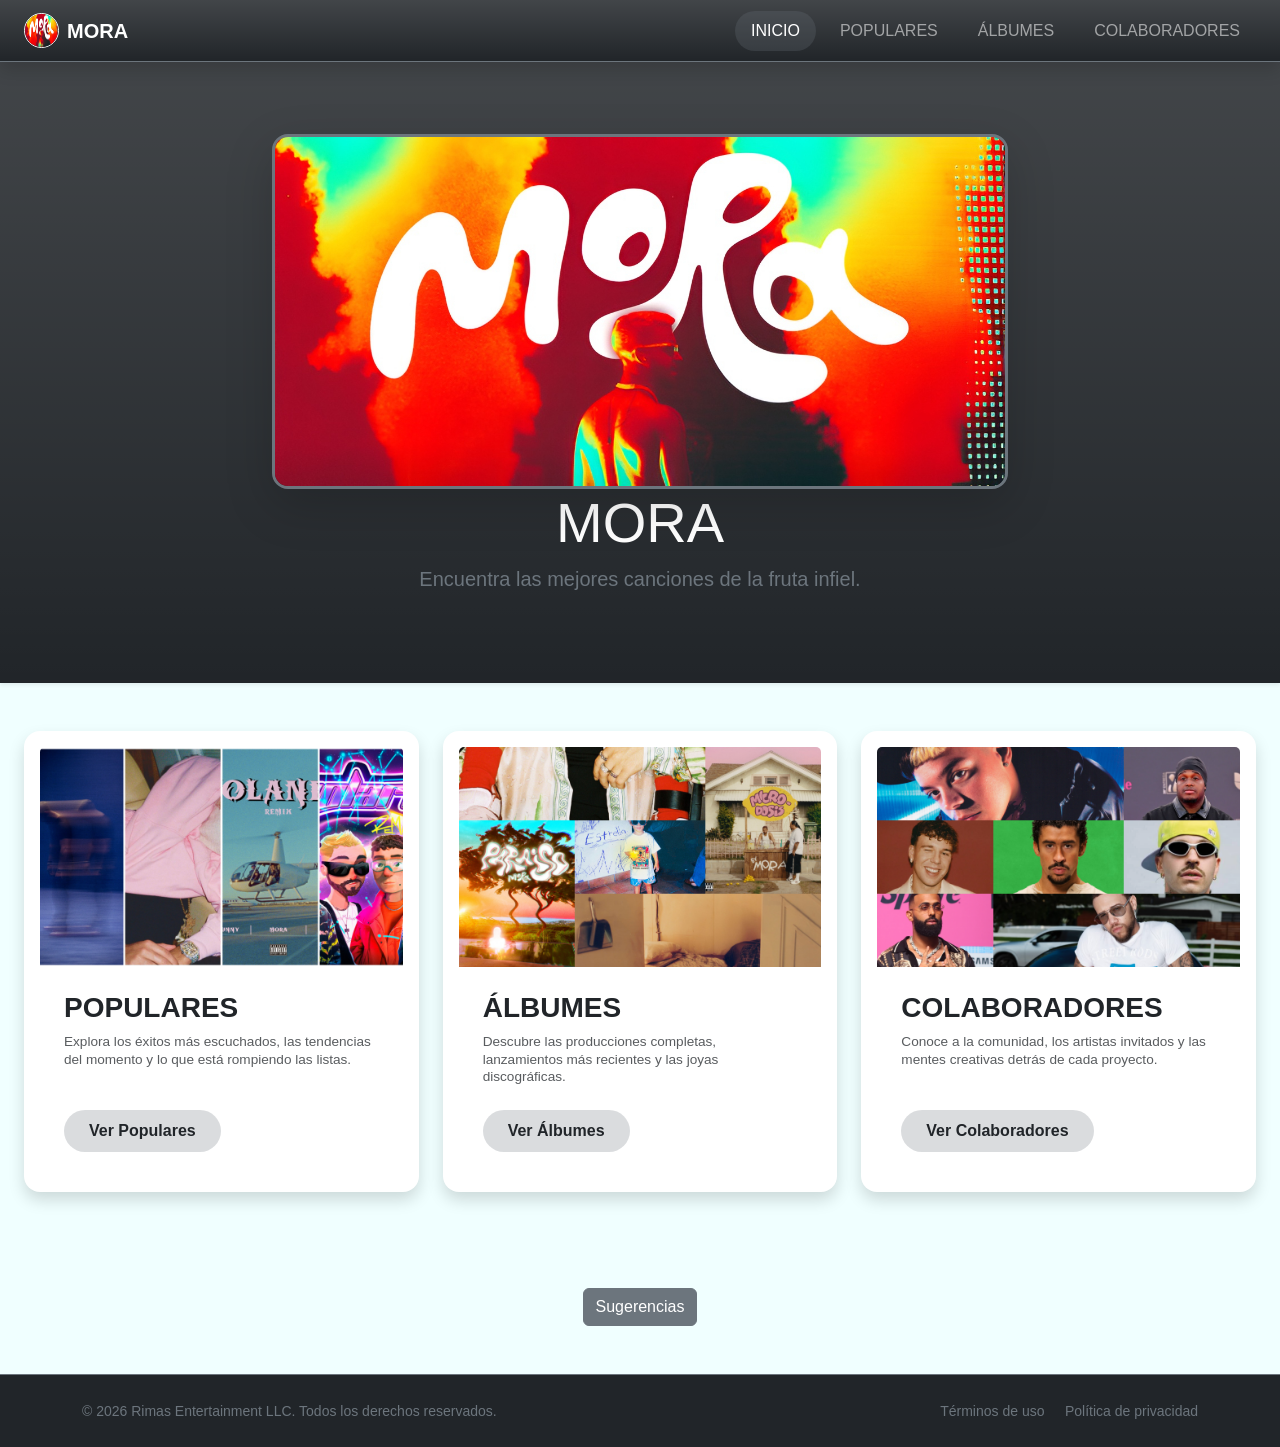
<file: index.html>
<!DOCTYPE html>
<html lang="es">
<head>
    <meta charset="UTF-8">
    <meta name="viewport" content="width=device-width, initial-scale=1.0">
    <title>MoraWeb</title>
    <link href="https://cdn.jsdelivr.net/npm/bootstrap@5.3.8/dist/css/bootstrap.min.css" rel="stylesheet" integrity="sha384-sRIl4kxILFvY47J16cr9ZwB07vP4J8+LH7qKQnuqkuIAvNWLzeN8tE5YBujZqJLB" crossorigin="anonymous">
    <script src="https://cdn.jsdelivr.net/npm/bootstrap@5.3.8/dist/js/bootstrap.bundle.min.js" integrity="sha384-FKyoEForCGlyvwx9Hj09JcYn3nv7wiPVlz7YYwJrWVcXK/BmnVDxM+D2scQbITxI" crossorigin="anonymous" defer></script>
    <link rel="stylesheet" href="CSS/styles.css">
</head>

<body>

<header class="header sticky-top">
  <nav class="navbar navbar-expand-md navbar-dark bg-dark bg-gradient border-bottom border-secondary shadow">
    <div class="container-fluid px-4"> 
      <a class="navbar-brand d-flex align-items-center fw-bold" href="#">
        <img src="img/Mora_logo.png" alt="Logo" class="logo-nav me-2 rounded-circle border border-light">
        <span class="text-uppercase tracking-wider">Mora</span>
      </a>
      <button class="navbar-toggler border-0" type="button" data-bs-toggle="collapse" data-bs-target="#navbarNav" aria-controls="navbarNav" aria-expanded="false" aria-label="Menú de navegación">
        <span class="navbar-toggler-icon"></span>
      </button>
      <div class="collapse navbar-collapse" id="navbarNav">
        <ul class="navbar-nav ms-auto text-end text-md-start gap-2"> 
          <li class="nav-item">
            <a class="nav-link active px-3 rounded-pill bg-secondary bg-opacity-25" href="index.html">INICIO</a>
          </li>
          <li class="nav-item">
            <a class="nav-link px-3" href="index_pop.html">POPULARES</a>
          </li>
          <li class="nav-item">
            <a class="nav-link px-3" href="index_album.html">ÁLBUMES</a>
          </li>
          <li class="nav-item">
            <a class="nav-link px-3" href="index_colab.html">COLABORADORES</a>
          </li>
        </ul>
      </div>
    </div>
  </nav>
</header>

<section class="banner bg-dark bg-gradient text-white text-center py-5 shadow-sm border-bottom border-dark position-relative">
  <div class="container py-4">
    <div class="row justify-content-center align-items-center">
      <div class="col-12 col-md-8">
        <div class="position-relative d-inline-block ">
          <img class="img-fluid rounded-4 shadow-lg border border-3 border-secondary" src="img/Mora_logo.jpg" alt="logoM" >
        </div>
        <h2 class="display-4 fw-black tracking-tight mb-2">MORA</h2>
        <p class="lead text-secondary fw-medium">Encuentra las mejores canciones de la fruta infiel.</p>
      </div>
    </div>
  </div>
</section>
<main class="Canciones pb-5">

<div class="container-fluid px-4">
</div>
<div class="container-fluid px-4 my-5">
  <div class="row row-cols-1 row-cols-md-3 g-4">
    
    <div class="col">
      <div class="card h-100 shadow border-0 overflow-hidden">
        <img src="img/pop.png" class="card-img-top" alt="Populares" style="object-fit: cover; height: 220px;">
        <div class="card-body d-flex flex-column justify-content-between p-4">
          <div>
            <h3 class="card-title fw-bold text-uppercase">Populares</h3>
            <p class="card-text text-muted">Explora los éxitos más escuchados, las tendencias del momento y lo que está rompiendo las listas.</p>
          </div>
          <div class="mt-4">
            <a class="btn bg-secondary bg-opacity-25 px-4 py-2 rounded-pill fw-bold" href="index_pop.html">Ver Populares</a>
          </div>
        </div>
      </div>
    </div>

    <div class="col">
      <div class="card h-100 shadow border-0 overflow-hidden">
        <img src="img/albumnes.png" class="card-img-top" alt="Álbumes" style="object-fit: cover; height: 220px;">
        <div class="card-body d-flex flex-column justify-content-between p-4">
          <div>
            <h3 class="card-title fw-bold text-uppercase">Álbumes</h3>
            <p class="card-text text-muted">Descubre las producciones completas, lanzamientos más recientes y las joyas discográficas.</p>
          </div>
          <div class="mt-4">
            <a class="btn bg-secondary bg-opacity-25 px-4 py-2 rounded-pill fw-bold" href="index_album.html">Ver Álbumes</a>
          </div>
        </div>
      </div>
    </div>

    <div class="col">
      <div class="card h-100 shadow border-0 overflow-hidden">
        <img src="img/photo-collage.png.png" class="card-img-top" alt="Colaboradores" style="object-fit: cover; height: 220px;">
        <div class="card-body d-flex flex-column justify-content-between p-4">
          <div>
            <h3 class="card-title fw-bold text-uppercase">Colaboradores</h3>
            <p class="card-text text-muted">Conoce a la comunidad, los artistas invitados y las mentes creativas detrás de cada proyecto.</p>
          </div>
          <div class="mt-4">
            <a class="btn bg-secondary bg-opacity-25 px-4 py-2 rounded-pill fw-bold" href="index_colab.html">Ver Colaboradores</a>
          </div>
        </div>
      </div>
    </div>

  </div>
</div>
  <div class="text-center pt-5">
    <button type="button" class="btn btn-secondary" data-bs-toggle="modal" data-bs-target="#modalFormulario">
      Sugerencias
    </button>
  </div>
<div class="modal fade" id="modalFormulario" tabindex="-1" aria-labelledby="modalFormularioLabel" aria-hidden="true">
  <div class="modal-dialog">
    <div class="modal-content">
      
      <div class="modal-header">
        <h5 class="modal-title" id="modalFormularioLabel">Formulario Sugerencias</h5>
        <button type="button" class="btn-close" data-bs-dismiss="modal" aria-label="Close"></button>
      </div>

      <div class="modal-body">
        <form class="needs-validation" id="miFormulario" novalidate>
          
          <div class="mb-3">
            <label for="campoEmail" class="form-label">Correo Electrónico</label>
            <input type="email" class="form-control" id="campoEmail" placeholder="nombre@correo.com" required>
            <div class="invalid-feedback">
              Por favor, introduce un correo válido.
            </div>
          </div>

          <div class="mb-3">
            <label for="campoConcepto" class="form-label">Concepto</label>
            <input type="text" class="form-control" id="campoConcepto" placeholder="Escribe el nombre de concepto" required>
            <div class="invalid-feedback">
              Este campo es obligatorio.
            </div>
          </div>

          <div class="mb-3">
            <label for="campoDesarrollo" class="form-label">Desarrollo</label>
            <textarea class="form-control" id="campoDesarrollo" rows="3" placeholder="Escribe aquí la idea más detallada" required></textarea>
            <div class="invalid-feedback">
              Este campo es obligatorio.
            </div>
          </div>

          <div class="modal-footer px-0 pb-0 mt-4">
            <button type="button" class="btn btn-secondary" data-bs-dismiss="modal">Cancelar</button>
            <button type="submit" class="btn btn-success">Enviar Datos</button>
          </div>

        </form>
      </div>

    </div>
  </div>
</div>
</main>

<footer id="footer" class="footer bg-dark text-secondary text-center py-4 border-top border-secondary mt-auto">
  <div class="container">
    <div class="row align-items-center">
      <div class="col-md-6 text-md-start text-center mb-2 mb-md-0">
        <p class="mb-0 small">&copy; 2026 Rimas Entertainment LLC. Todos los derechos reservados.</p>
      </div>
      <div class="col-md-6 text-md-end text-center">
        <a href="#" class="text-secondary text-decoration-none small me-3">Términos de uso</a>
        <a href="#" class="text-secondary text-decoration-none small">Política de privacidad</a>
      </div>
    </div>
  </div>
</footer>
<script src="js/validation.js"></script>
</body>
</html>
</file>
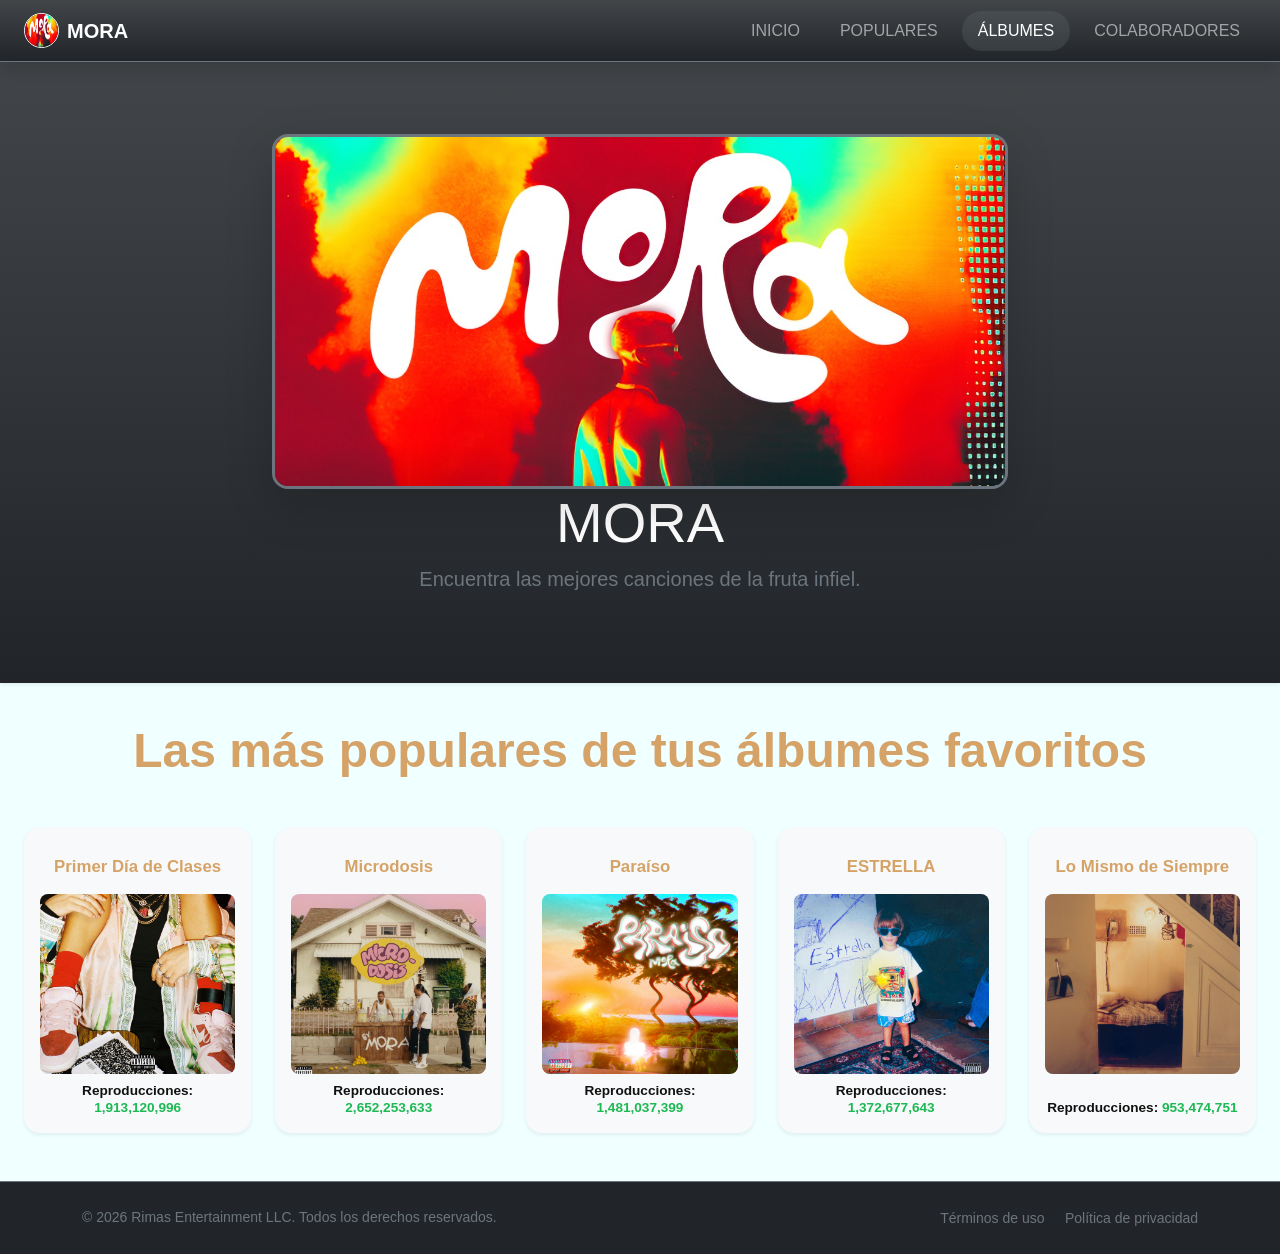
<file: index_album.html>
<!DOCTYPE html>
<html lang="es">
<head>
    <meta charset="UTF-8">
    <meta name="viewport" content="width=device-width, initial-scale=1.0">
    <title>MoraWeb</title>
    <link href="https://cdn.jsdelivr.net/npm/bootstrap@5.3.8/dist/css/bootstrap.min.css" rel="stylesheet" integrity="sha384-sRIl4kxILFvY47J16cr9ZwB07vP4J8+LH7qKQnuqkuIAvNWLzeN8tE5YBujZqJLB" crossorigin="anonymous">
    <script src="https://cdn.jsdelivr.net/npm/bootstrap@5.3.8/dist/js/bootstrap.bundle.min.js" integrity="sha384-FKyoEForCGlyvwx9Hj09JcYn3nv7wiPVlz7YYwJrWVcXK/BmnVDxM+D2scQbITxI" crossorigin="anonymous" defer></script>
    <link rel="stylesheet" href="CSS/styles.css">
</head>

<body>

<header class="header sticky-top">
  <nav class="navbar navbar-expand-md navbar-dark bg-dark bg-gradient border-bottom border-secondary shadow">
    <div class="container-fluid px-4"> 
      <a class="navbar-brand d-flex align-items-center fw-bold" href="#">
        <img src="img/Mora_logo.png" alt="Logo" class="logo-nav me-2 rounded-circle border border-light">
        <span class="text-uppercase tracking-wider">Mora</span>
      </a>
      <button class="navbar-toggler border-0" type="button" data-bs-toggle="collapse" data-bs-target="#navbarNav" aria-controls="navbarNav" aria-expanded="false" aria-label="Menú de navegación">
        <span class="navbar-toggler-icon"></span>
      </button>
      <div class="collapse navbar-collapse" id="navbarNav">
        <ul class="navbar-nav ms-auto text-end text-md-start gap-2"> 
          <li class="nav-item">
            <a class="nav-link px-3" href="index.html">INICIO</a>
          </li>
          <li class="nav-item">
            <a class="nav-link px-3" href="index_pop.html">POPULARES</a>
          </li>
          <li class="nav-item">
            <a class="nav-link active px-3 rounded-pill bg-secondary bg-opacity-25" href="index_album.html">ÁLBUMES</a>
          </li>
          <li class="nav-item">
            <a class="nav-link px-3" href="index_colab.html">COLABORADORES</a>
          </li>
        </ul>
      </div>
    </div>
  </nav>
</header>

<section class="banner bg-dark bg-gradient text-white text-center py-5 shadow-sm border-bottom border-dark position-relative">
  <div class="container py-4">
    <div class="row justify-content-center align-items-center">
      <div class="col-12 col-md-8">
        <div class="position-relative d-inline-block ">
          <img class="img-fluid rounded-4 shadow-lg border border-3 border-secondary" src="img/Mora_logo.jpg" alt="logoM" >
        </div>
        <h2 class="display-4 fw-black tracking-tight mb-2">MORA</h2>
        <p class="lead text-secondary fw-medium">Encuentra las mejores canciones de la fruta infiel.</p>
      </div>
    </div>
  </div>
</section>
<main class="Canciones">
  <div class="container-fluid px-4">
    
    <header class="text-center mb-5">
      <h1 class="display-5 fw-bold titulo-seccion">Las más populares de tus álbumes favoritos</h1>
    </header>

    <div id="moraAlbumsParent">
      
      <div class="row row-cols-1 row-cols-sm-2 row-cols-md-3 row-cols-lg-5 g-4 mb-5">
        
        <div class="col">
          <div class="card h-100 rounded-4 tarjeta-interactiva text-center p-3 shadow-sm border-0" 
               data-bs-toggle="collapse" 
               data-bs-target="#albumPDDC" 
               aria-expanded="false">
            <h2 class="h5 card-title fw-bold">Primer Día de Clases</h2>
            <img class="img-album-portada rounded-3 my-2 w-100" src="img/PDDC.jpg" alt="Primer Día de Clases">
            <p class="reproducciones small mb-0"><strong>Reproducciones:</strong> 1,913,120,996</p>
          </div>
        </div>
        <div class="col">
          <div class="card h-100 rounded-4 tarjeta-interactiva text-center p-3 shadow-sm border-0" 
               data-bs-toggle="collapse" 
               data-bs-target="#albumMicrodosis" 
               aria-expanded="false">
            <h2 class="h5 card-title fw-bold">Microdosis</h2>
            <img class="img-album-portada rounded-3 my-2 w-100" src="img/MCR.jpg" alt="Microdosis">
            <p class="reproducciones small mb-0"><strong>Reproducciones:</strong>	2,652,253,633</p>
          </div>
        </div>
        <div class="col">
          <div class="card h-100 rounded-4 tarjeta-interactiva text-center p-3 shadow-sm border-0" 
               data-bs-toggle="collapse" 
               data-bs-target="#albumParaiso" 
               aria-expanded="false">
            <h2 class="h5 card-title fw-bold">Paraíso</h2>
            <img class="img-album-portada rounded-3 my-2 w-100" src="img/PARAISO.jpg" alt="Paraíso">
            <p class="reproducciones small mb-0"><strong>Reproducciones:</strong> 1,481,037,399</p>
          </div>
        </div>
        <div class="col">
          <div class="card h-100 rounded-4 tarjeta-interactiva text-center p-3 shadow-sm border-0" 
               data-bs-toggle="collapse" 
               data-bs-target="#albumEstrella" 
               aria-expanded="false">
            <h2 class="h5 card-title fw-bold">ESTRELLA</h2>
            <img class="img-album-portada rounded-3 my-2 w-100" src="img/ESTRELLA.jpg" alt="ESTRELLA">
            <p class="reproducciones small mb-0"><strong>Reproducciones:</strong> 1,372,677,643</p>
          </div>
        </div>
        <div class="col">
          <div class="card h-100 rounded-4 tarjeta-interactiva text-center p-3 shadow-sm border-0" 
               data-bs-toggle="collapse" 
               data-bs-target="#albumLMDS" 
               aria-expanded="false">
            <h2 class="h5 card-title fw-bold">Lo Mismo de Siempre</h2>
            <img class="img-album-portada rounded-3 my-2 w-100" src="img/LMDS.jpg" alt="Lo Mismo de Siempre">
            <p class="reproducciones small  mb-0"><strong>Reproducciones:</strong> 953,474,751</p>
          </div>
        </div>

      </div> <div class="collapse mb-5" id="albumPDDC" data-bs-parent="#moraAlbumsParent">
        <div class="p-4 bg-light rounded-4 shadow-sm">
          <h3 class="h4 mb-4 fw-bold text-dark">Primer Día de Clases - Populares</h3>
          <div class="row row-cols-1 row-cols-sm-2 row-cols-md-3 row-cols-lg-4 row-cols-xl-5 g-4">
            <div class="col">
              <div class="card h-100 rounded-3 overflow-hidden shadow-sm">
                <iframe data-testid="embed-iframe" class="reproductor-spotify" src="https://open.spotify.com/embed/track/5jzEwSyyymBlf1fa1o39T2?utm_source=generator" allowfullscreen="" allow="autoplay; clipboard-write; encrypted-media; fullscreen; picture-in-picture" loading="lazy"></iframe>
                <div class="p-3">
                  <h4 class="h5 fw-bold">512</h4>
                  <p class="artistas small text-muted mb-1"><strong>Artistas:</strong> Mora, Jhayco</p>
                  <p class="reproducciones small mb-0"><strong>Reproducciones:</strong> 639,892,903</p>
                </div>
              </div>
            </div>
            <div class="col">
              <div class="card h-100 rounded-3 overflow-hidden shadow-sm">
                <iframe data-testid="embed-iframe" class="reproductor-spotify" src="https://open.spotify.com/embed/track/4tQofG51E0juZBBVr6pral?utm_source=generator" allowfullscreen="" allow="autoplay; clipboard-write; encrypted-media; fullscreen; picture-in-picture" loading="lazy"></iframe>
                <div class="p-3">
                  <h4 class="h5 fw-bold">Tuyo</h4>
                  <p class="artistas small text-muted mb-1"><strong>Artistas:</strong> Mora</p>
                  <p class="small  mb-0 reproducciones"><strong>Reproducciones:</strong> 525,057,254</p>
                </div>
              </div>
            </div>
            <div class="col">
              <div class="card h-100 rounded-3 overflow-hidden shadow-sm">
                <iframe data-testid="embed-iframe" class="reproductor-spotify" src="https://open.spotify.com/embed/track/68UxtmtQa5wiUa0sbpPvgd?utm_source=generator" allowfullscreen="" allow="autoplay; clipboard-write; encrypted-media; fullscreen; picture-in-picture" loading="lazy"></iframe>
                <div class="p-3">
                  <h4 class="h5 fw-bold">Te Conoci Perriando</h4>
                  <p class="artistas small text-muted mb-1"><strong>Artistas:</strong> Mora</p>
                  <p class="reproducciones small  mb-0"><strong>Reproducciones:</strong> 124,971,419</p>
                </div>
              </div>
            </div>
            <div class="col">
              <div class="card h-100 rounded-3 overflow-hidden shadow-sm">
                <iframe data-testid="embed-iframe" class="reproductor-spotify" src="https://open.spotify.com/embed/track/1UmZpd5navRsg2ukqCKJjc?utm_source=generator" allowfullscreen="" allow="autoplay; clipboard-write; encrypted-media; fullscreen; picture-in-picture" loading="lazy"></iframe>
                <div class="p-3">
                  <h4 class="h5 fw-bold">Cuando Sera</h4>
                  <p class="artistas small text-muted mb-1"><strong>Artistas:</strong> Mora, Lunay</p>
                  <p class="reproducciones small  mb-0"><strong>Reproducciones:</strong> 115,704,429</p>
                </div>
              </div>
            </div>
          </div>
        </div>
      </div>

      <div class="collapse mb-5" id="albumMicrodosis" data-bs-parent="#moraAlbumsParent">
        <div class="p-4 bg-light rounded-4 shadow-sm">
          <h3 class="h4 mb-4 fw-bold text-dark">Microdosis - Populares</h3>
          <div class="row row-cols-1 row-cols-sm-2 row-cols-md-3 row-cols-lg-4 row-cols-xl-5 g-4">
            <div class="col">
              <div class="card h-100 rounded-3 overflow-hidden shadow-sm">
                <iframe data-testid="embed-iframe" class="reproductor-spotify" src="https://open.spotify.com/embed/track/5jt25aFjW2kNoBqaEVaz5W?utm_source=generator" allowfullscreen="" allow="autoplay; clipboard-write; encrypted-media; fullscreen; picture-in-picture" loading="lazy"></iframe>
                <div class="p-3">
                  <h4 class="h5 fw-bold">LA INOCENTE</h4>
                  <p class="artistas small text-muted mb-1"><strong>Artistas:</strong> Mora, Feid</p>
                  <p class="reproducciones small  mb-0"><strong>Reproducciones:</strong> 1,029,980,363</p>
                </div>
              </div>
            </div>
            <div class="col">
              <div class="card h-100 rounded-3 overflow-hidden shadow-sm">
                <iframe data-testid="embed-iframe" class="reproductor-spotify" src="https://open.spotify.com/embed/track/2hLXUbsOU9cDb9RFva9FYr?utm_source=generator" allowfullscreen="" allow="autoplay; clipboard-write; encrypted-media; fullscreen; picture-in-picture" loading="lazy"></iframe>
                <div class="p-3">
                  <h4 class="h5 fw-bold">MEMORIAS</h4>
                  <p class="artistas small text-muted mb-1"><strong>Artistas:</strong> Mora, Jhayco</p>
                  <p class="reproducciones small  mb-0"><strong>Reproducciones:</strong> 501,951,128</p>
                </div>
              </div>
            </div>
            <div class="col">
              <div class="card h-100 rounded-3 overflow-hidden shadow-sm">
                <iframe data-testid="embed-iframe" class="reproductor-spotify" src="https://open.spotify.com/embed/track/30W8VKHrAZmHzObnwAoc1u?utm_source=generator" allowfullscreen="" allow="autoplay; clipboard-write; encrypted-media; fullscreen; picture-in-picture" loading="lazy"></iframe>
                <div class="p-3">
                  <h4 class="h5 fw-bold">TUS LÁGRIMAS</h4>
                  <p class="artistas small text-muted mb-1"><strong>Artistas:</strong> Mora, Sech</p>
                  <p class="reproducciones small mb-0"><strong>Reproducciones:</strong> 284,047,590</p>
                </div>
              </div>
            </div>
            <div class="col">
              <div class="card h-100 rounded-3 overflow-hidden shadow-sm">
                <iframe data-testid="embed-iframe" class="reproductor-spotify" src="https://open.spotify.com/embed/track/5CVMsPYtSJ3l7UxYiI2lt7?utm_source=generator" allowfullscreen="" allow="autoplay; clipboard-write; encrypted-media; fullscreen; picture-in-picture" loading="lazy"></iframe>
                <div class="p-3">
                  <h4 class="h5 fw-bold">ESCALOFRÍOS</h4>
                  <p class="artistas small text-muted mb-1"><strong>Artistas:</strong> Mora</p>
                  <p class="reproducciones small  mb-0"><strong>Reproducciones:</strong> 265,411,400</p>
                </div>
              </div>
            </div>
          </div>
        </div>
      </div>

      <div class="collapse mb-5" id="albumParaiso" data-bs-parent="#moraAlbumsParent">
        <div class="p-4 bg-light rounded-4 shadow-sm">
          <h3 class="h4 mb-4 fw-bold text-dark">Paraíso - Populares</h3>
          <div class="row row-cols-1 row-cols-sm-2 row-cols-md-3 row-cols-lg-4 row-cols-xl-5 g-4">
            <div class="col">
              <div class="card h-100 rounded-3 overflow-hidden shadow-sm">
                <iframe data-testid="embed-iframe" class="reproductor-spotify" src="https://open.spotify.com/embed/track/559YUIWxUc8Mx4lsla13Ff?utm_source=generator" allowfullscreen="" allow="autoplay; clipboard-write; encrypted-media; fullscreen; picture-in-picture" loading="lazy"></iframe>
                <div class="p-3">
                  <h4 class="h5 fw-bold">MODELITO</h4>
                  <p class="artistas small text-muted mb-1"><strong>Artistas:</strong> Mora, YOVNGCHIMI</p>
                  <p class="reproducciones small mb-0"><strong>Reproducciones:</strong> 332,525,113</p>
                </div>
              </div>
            </div>
            <div class="col">
              <div class="card h-100 rounded-3 overflow-hidden shadow-sm">
                <iframe data-testid="embed-iframe" class="reproductor-spotify" src="https://open.spotify.com/embed/track/5S7FewmYYyLNdMOfeEcB6P?utm_source=generator" allowfullscreen="" allow="autoplay; clipboard-write; encrypted-media; fullscreen; picture-in-picture" loading="lazy"></iframe>
                <div class="p-3">
                  <h4 class="h5 fw-bold">COMO HAS ESTAU?</h4>
                  <p class="artistas small text-muted mb-1"><strong>Artistas:</strong> Mora</p>
                  <p class="reproducciones small  mb-0"><strong>Reproducciones:</strong> 225,451,618</p>
                </div>
              </div>
            </div>
            <div class="col">
              <div class="card h-100 rounded-3 overflow-hidden shadow-sm">
                <iframe data-testid="embed-iframe" class="reproductor-spotify" src="https://open.spotify.com/embed/track/3vKYvbzB7801a5qd47pxkm?utm_source=generator" allowfullscreen="" allow="autoplay; clipboard-write; encrypted-media; fullscreen; picture-in-picture" loading="lazy"></iframe>
                <div class="p-3">
                  <h4 class="h5 fw-bold">APA</h4>
                  <p class="artistas small text-muted mb-1"><strong>Artistas:</strong> Mora, Quevedo</p>
                  <p class="reproducciones small mb-0"><strong>Reproducciones:</strong> 200,418,959</p>
                </div>
              </div>
            </div>
            <div class="col">
              <div class="card h-100 rounded-3 overflow-hidden shadow-sm">
                <iframe data-testid="embed-iframe" class="reproductor-spotify" src="https://open.spotify.com/embed/track/0rvbMTIWwMZaMC9UnubDPb?utm_source=generator" allowfullscreen="" allow="autoplay; clipboard-write; encrypted-media; fullscreen; picture-in-picture" loading="lazy"></iframe>
                <div class="p-3">
                  <h4 class="h5 fw-bold">DOMINGO DE BOTE</h4>
                  <p class="artistas small text-muted mb-1"><strong>Artistas:</strong> Mora</p>
                  <p class="reproducciones small mb-0"><strong>Reproducciones:</strong> 155,377,484</p>
                </div>
              </div>
            </div>
            <div class="col">
              <div class="card h-100 rounded-3 overflow-hidden shadow-sm">
                <iframe data-testid="embed-iframe" class="reproductor-spotify" src="https://open.spotify.com/embed/track/3l9YiADzNmEvBfZVPEF49F?utm_source=generator" allowfullscreen="" allow="autoplay; clipboard-write; encrypted-media; fullscreen; picture-in-picture" loading="lazy"></iframe>
                <div class="p-3">
                  <h4 class="h5 fw-bold">CALENTÓN</h4>
                  <p class="artistas small text-muted mb-1"><strong>Artistas:</strong> Mora</p>
                  <p class="reproducciones small mb-0"><strong>Reproducciones:</strong> 140,081,170</p>
                </div>
              </div>
            </div>
          </div>
        </div>
      </div>

      <div class="collapse mb-5" id="albumEstrella" data-bs-parent="#moraAlbumsParent">
        <div class="p-4 bg-light rounded-4 shadow-sm">
          <h3 class="h4 mb-4 fw-bold text-dark">ESTRELLA - Populares</h3>
          <div class="row row-cols-1 row-cols-sm-2 row-cols-md-3 row-cols-lg-4 row-cols-xl-5 g-4">
            <div class="col">
              <div class="card h-100 rounded-3 overflow-hidden shadow-sm">
                <iframe data-testid="embed-iframe" class="reproductor-spotify" src="https://open.spotify.com/embed/track/0sfk352FO8bJUjWjIsyzSR?utm_source=generator" allowfullscreen="" allow="autoplay; clipboard-write; encrypted-media; fullscreen; picture-in-picture" loading="lazy"></iframe>
                <div class="p-3">
                  <h4 class="h5 fw-bold">DONDE SE APRENDE A QUERER?</h4>
                  <p class="artistas small text-muted mb-1"><strong>Artistas:</strong> Mora</p>
                  <p class="reproducciones small mb-0"><strong>Reproducciones:</strong> 315,119,073</p>
                </div>
              </div>
            </div>
            <div class="col">
              <div class="card h-100 rounded-3 overflow-hidden shadow-sm">
                <iframe data-testid="embed-iframe" class="reproductor-spotify" src="https://open.spotify.com/embed/track/0QRHOAeU8JRaVVn3UoZBih?utm_source=generator" allowfullscreen="" allow="autoplay; clipboard-write; encrypted-media; fullscreen; picture-in-picture" loading="lazy"></iframe>
                <div class="p-3">
                  <h4 class="h5 fw-bold">REINA</h4>
                  <p class="artistas small text-muted mb-1"><strong>Artistas:</strong> Mora, Saiko</p>
                  <p class="reproducciones small mb-0"><strong>Reproducciones:</strong> 270,331,144</p>
                </div>
              </div>
            </div>
            <div class="col">
              <div class="card h-100 rounded-3 overflow-hidden shadow-sm">
                <iframe data-testid="embed-iframe" class="reproductor-spotify" src="https://open.spotify.com/embed/track/7h3mCPlHYCPuSG93s7M3Xt?utm_source=generator" allowfullscreen="" allow="autoplay; clipboard-write; encrypted-media; fullscreen; picture-in-picture" loading="lazy"></iframe>
                <div class="p-3">
                  <h4 class="h5 fw-bold">MEDIA LUNA</h4>
                  <p class="artistas small text-muted mb-1"><strong>Artistas:</strong> Mora</p>
                  <p class="reproducciones small  mb-0"><strong>Reproducciones:</strong> 134,790,518</p>
                </div>
              </div>
            </div>
          </div>
        </div>
      </div>

      <div class="collapse mb-5" id="albumLMDS" data-bs-parent="#moraAlbumsParent">
        <div class="p-4 bg-light rounded-4 shadow-sm">
          <h3 class="h4 mb-4 fw-bold text-dark">Lo Mismo de Siempre - Populares</h3>
          <div class="row row-cols-1 row-cols-sm-2 row-cols-md-3 row-cols-lg-4 row-cols-xl-5 g-4">
            <div class="col">
              <div class="card h-100 rounded-3 overflow-hidden shadow-sm">
                <iframe data-testid="embed-iframe" class="reproductor-spotify" src="https://open.spotify.com/embed/track/4UHXMDRuuL07rnFEmSgBEG?utm_source=generator" allowfullscreen="" allow="autoplay; clipboard-write; encrypted-media; fullscreen; picture-in-picture" loading="lazy"></iframe>
                <div class="p-3">
                  <h4 class="h5 fw-bold">AURORA</h4>
                  <p class="artistas small text-muted mb-1"><strong>Artistas:</strong> Mora</p>
                  <p class="reproducciones small mb-0"><strong>Reproducciones:</strong> 206,258,703</p>
                </div>
              </div>
            </div>
            <div class="col">
              <div class="card h-100 rounded-3 overflow-hidden shadow-sm">
                <iframe data-testid="embed-iframe" class="reproductor-spotify" src="https://open.spotify.com/embed/track/18D0Za12EKUYklBQaJlaDP?utm_source=generator" allowfullscreen="" allow="autoplay; clipboard-write; encrypted-media; fullscreen; picture-in-picture" loading="lazy"></iframe>
                <div class="p-3">
                  <h4 class="h5 fw-bold">DROGA</h4>
                  <p class="artistas small text-muted mb-1"><strong>Artistas:</strong> Mora</p>
                  <p class="reproducciones small mb-0"><strong>Reproducciones:</strong> 150,006,877</p>
                </div>
              </div>
            </div>
            <div class="col">
              <div class="card h-100 rounded-3 overflow-hidden shadow-sm">
                <iframe data-testid="embed-iframe" class="reproductor-spotify" src="https://open.spotify.com/embed/track/2BvPMS2XWfnCpHHvWeOyeC?utm_source=generator" allowfullscreen="" allow="autoplay; clipboard-write; encrypted-media; fullscreen; picture-in-picture" loading="lazy"></iframe>
                <div class="p-3">
                  <h4 class="h5 fw-bold">DETRÁS DE TU ALMA</h4>
                  <p class="artistas small text-muted mb-1"><strong>Artistas:</strong> Mora</p>
                  <p class="reproducciones small mb-0"><strong>Reproducciones:</strong> 166,655,505</p>
                </div>
              </div>
            </div>
          </div>
        </div>
      </div>

    </div> </div>
</main>

<footer id="footer" class="footer bg-dark text-secondary text-center py-4 border-top border-secondary mt-auto">
  <div class="container">
    <div class="row align-items-center">
      <div class="col-md-6 text-md-start text-center mb-2 mb-md-0">
        <p class="mb-0 small">© 2026 Rimas Entertainment LLC. Todos los derechos reservados.</p>
      </div>
      <div class="col-md-6 text-md-end text-center">
        <a href="#" class="text-secondary text-decoration-none small me-3">Términos de uso</a>
        <a href="#" class="text-secondary text-decoration-none small">Política de privacidad</a>
      </div>
    </div>
  </div>
</footer>
</body>
</html>
</file>
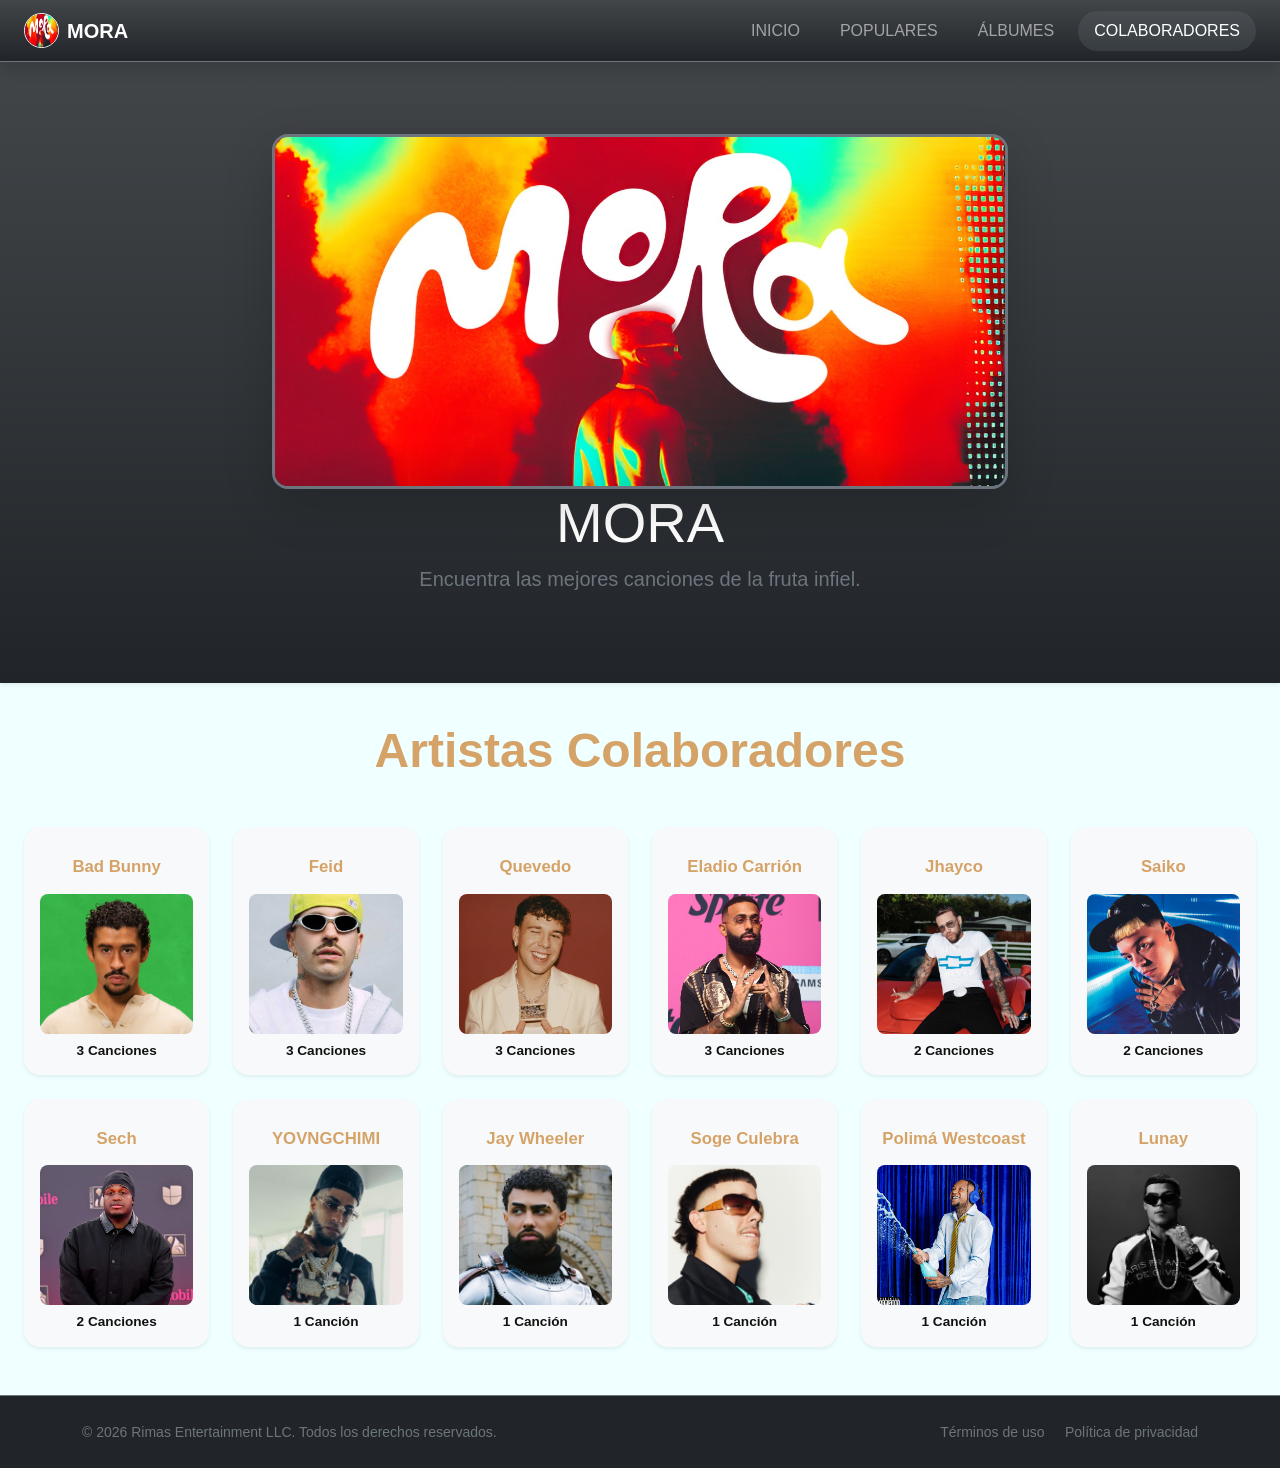
<file: index_colab.html>
<!DOCTYPE html>
<html lang="es">
<head>
    <meta charset="UTF-8">
    <meta name="viewport" content="width=device-width, initial-scale=1.0">
    <title>MoraWeb</title>
    <link href="https://cdn.jsdelivr.net/npm/bootstrap@5.3.8/dist/css/bootstrap.min.css" rel="stylesheet" integrity="sha384-sRIl4kxILFvY47J16cr9ZwB07vP4J8+LH7qKQnuqkuIAvNWLzeN8tE5YBujZqJLB" crossorigin="anonymous">
    <script src="https://cdn.jsdelivr.net/npm/bootstrap@5.3.8/dist/js/bootstrap.bundle.min.js" integrity="sha384-FKyoEForCGlyvwx9Hj09JcYn3nv7wiPVlz7YYwJrWVcXK/BmnVDxM+D2scQbITxI" crossorigin="anonymous" defer></script>
    <link rel="stylesheet" href="CSS/styles.css"></head>
<body>

<header class="header sticky-top">
  <nav class="navbar navbar-expand-md navbar-dark bg-dark bg-gradient border-bottom border-secondary shadow">
    <div class="container-fluid px-4"> 
      <a class="navbar-brand d-flex align-items-center fw-bold" href="#">
        <img src="img/Mora_logo.png" alt="Logo" class="logo-nav me-2 rounded-circle border border-light">
        <span class="text-uppercase tracking-wider">Mora</span>
      </a>
      <button class="navbar-toggler border-0" type="button" data-bs-toggle="collapse" data-bs-target="#navbarNav" aria-controls="navbarNav" aria-expanded="false" aria-label="Menú de navegación">
        <span class="navbar-toggler-icon"></span>
      </button>
      <div class="collapse navbar-collapse" id="navbarNav">
        <ul class="navbar-nav ms-auto text-end text-md-start gap-2"> 
          <li class="nav-item">
            <a class="nav-link px-3" href="index.html#">INICIO</a>
          </li>
          <li class="nav-item">
            <a class="nav-link px-3" href="index_pop.html#">POPULARES</a>
          </li>
          <li class="nav-item">
            <a class="nav-link px-3" href="index_album.html#">ÁLBUMES</a>
          </li>
          <li class="nav-item">
            <a class="nav-link active px-3 rounded-pill bg-secondary bg-opacity-25" href="index_colab.html#">COLABORADORES</a>
          </li>
        </ul>
      </div>
    </div>
  </nav>
</header>

<section class="banner bg-dark bg-gradient text-white text-center py-5 shadow-sm border-bottom border-dark position-relative">
  <div class="container py-4">
    <div class="row justify-content-center align-items-center">
      <div class="col-12 col-md-8">
        <div class="position-relative d-inline-block ">
          <img class="img-fluid rounded-4 shadow-lg border border-3 border-secondary" src="img/Mora_logo.jpg" alt="logoM" >
        </div>
        <h2 class="display-4 fw-black tracking-tight mb-2">MORA</h2>
        <p class="lead text-secondary fw-medium">Encuentra las mejores canciones de la fruta infiel.</p>
      </div>
    </div>
  </div>
</section>

<main class="ArtistasColaboradores">
  <div class="container-fluid px-4">
    
    <header class="text-center mb-5">
      <h1 class="display-5 fw-bold titulo-seccion">Artistas Colaboradores</h1>
    </header>

    <div id="moraArtistsParent">
      
      <div class="row row-cols-1 row-cols-sm-2 row-cols-md-3 row-cols-lg-4 row-cols-xl-6 g-4 mb-5">
        
        <div class="col">
          <div class="card h-100 rounded-4 tarjeta-interactiva text-center p-3 shadow-sm border-0" 
               data-bs-toggle="collapse" 
               data-bs-target="#artistBadBunny" 
               aria-expanded="false">
            <h2 class="h5 card-title fw-bold">Bad Bunny</h2>
            <img class="img-colab-perfil rounded-3 my-2 w-100" src="img/badbunny.jpg" alt="Bad Bunny">
            <p class="canciones-count small text-muted mb-0"><strong>3 Canciones</strong></p>
          </div>
        </div>

        <div class="col">
          <div class="card h-100 rounded-4 tarjeta-interactiva text-center p-3 shadow-sm border-0" 
               data-bs-toggle="collapse" 
               data-bs-target="#artistFeid" 
               aria-expanded="false">
            <h2 class="h5 card-title fw-bold">Feid</h2>
            <img class="img-colab-perfil rounded-3 my-2 w-100" src="img/feid.webp" alt="Feid">
            <p class="canciones-count small text-muted mb-0"><strong>3 Canciones</strong></p>
          </div>
        </div>

        <div class="col">
          <div class="card h-100 rounded-4 tarjeta-interactiva text-center p-3 shadow-sm border-0" 
               data-bs-toggle="collapse" 
               data-bs-target="#artistQuevedo" 
               aria-expanded="false">
            <h2 class="h5 card-title fw-bold">Quevedo</h2>
            <img class="img-colab-perfil rounded-3 my-2 w-100" src="img/quepedo.webp" alt="Quevedo">
            <p class="canciones-count small text-muted mb-0"><strong>3 Canciones</strong></p>
          </div>
        </div>

        <div class="col">
          <div class="card h-100 rounded-4 tarjeta-interactiva text-center p-3 shadow-sm border-0" 
               data-bs-toggle="collapse" 
               data-bs-target="#artistEladio" 
               aria-expanded="false">
            <h2 class="h5 card-title fw-bold">Eladio Carrión</h2>
            <img class="img-colab-perfil rounded-3 my-2 w-100" src="img/Eladiocarion.webp" alt="Eladio Carrión">
            <p class="canciones-count small text-muted mb-0"><strong>3 Canciones</strong></p>
          </div>
        </div>
        <div class="col">
          <div class="card h-100 rounded-4 tarjeta-interactiva text-center p-3 shadow-sm border-0" 
               data-bs-toggle="collapse" 
               data-bs-target="#artistJhayco" 
               aria-expanded="false">
            <h2 class="h5 card-title fw-bold">Jhayco</h2>
            <img class="img-colab-perfil rounded-3 my-2 w-100" src="img/jhayco.jpg" alt="Jhayco">
            <p class="canciones-count small text-muted mb-0"><strong>2 Canciones</strong></p>
          </div>
        </div>
        <div class="col">
          <div class="card h-100 rounded-4 tarjeta-interactiva text-center p-3 shadow-sm border-0" 
               data-bs-toggle="collapse" 
               data-bs-target="#artistSaiko" 
               aria-expanded="false">
            <h2 class="h5 card-title fw-bold">Saiko</h2>
            <img class="img-colab-perfil rounded-3 my-2 w-100" src="img/saiko.jpg" alt="Saiko">
            <p class="canciones-count small text-muted mb-0"><strong>2 Canciones</strong></p>
          </div>
        </div>
        <div class="col">
          <div class="card h-100 rounded-4 tarjeta-interactiva text-center p-3 shadow-sm border-0" 
               data-bs-toggle="collapse" 
               data-bs-target="#artistSech" 
               aria-expanded="false">
            <h2 class="h5 card-title fw-bold">Sech</h2>
            <img class="img-colab-perfil rounded-3 my-2 w-100" src="img/sech.webp" alt="Sech">
            <p class="canciones-count small text-muted mb-0"><strong>2 Canciones</strong></p>
          </div>
        </div>
        <div class="col">
          <div class="card h-100 rounded-4 tarjeta-interactiva text-center p-3 shadow-sm border-0" 
               data-bs-toggle="collapse" 
               data-bs-target="#artistYovngchimi" 
               aria-expanded="false">
            <h2 class="h5 card-title fw-bold">YOVNGCHIMI</h2>
            <img class="img-colab-perfil rounded-3 my-2 w-100" src="img/yovngchimi.jpg" alt="YOVNGCHIMI">
            <p class="canciones-count small text-muted mb-0"><strong>1 Canción</strong></p>
          </div>
        </div>

        <div class="col">
          <div class="card h-100 rounded-4 tarjeta-interactiva text-center p-3 shadow-sm border-0" 
               data-bs-toggle="collapse" 
               data-bs-target="#artistJayWheeler" 
               aria-expanded="false">
            <h2 class="h5 card-title fw-bold">Jay Wheeler</h2>
            <img class="img-colab-perfil rounded-3 my-2 w-100" src="img/jayrueda.jpg" alt="Jay Wheeler">
            <p class="canciones-count small text-muted mb-0"><strong>1 Canción</strong></p>
          </div>
        </div>

        <div class="col">
          <div class="card h-100 rounded-4 tarjeta-interactiva text-center p-3 shadow-sm border-0" 
               data-bs-toggle="collapse" 
               data-bs-target="#artistSoge" 
               aria-expanded="false">
            <h2 class="h5 card-title fw-bold">Soge Culebra</h2>
            <img class="img-colab-perfil rounded-3 my-2 w-100" src="img/sogeculebra.jpg" alt="Soge Culebra">
            <p class="canciones-count small text-muted mb-0"><strong>1 Canción</strong></p>
          </div>
        </div>

        <div class="col">
          <div class="card h-100 rounded-4 tarjeta-interactiva text-center p-3 shadow-sm border-0" 
               data-bs-toggle="collapse" 
               data-bs-target="#artistPolima" 
               aria-expanded="false">
            <h2 class="h5 card-title fw-bold">Polimá Westcoast</h2>
            <img class="img-colab-perfil rounded-3 my-2 w-100" src="img/polima.jpg" alt="Polimá Westcoast">
            <p class="canciones-count small text-muted mb-0"><strong>1 Canción</strong></p>
          </div>
        </div>

        <div class="col">
          <div class="card h-100 rounded-4 tarjeta-interactiva text-center p-3 shadow-sm border-0" 
               data-bs-toggle="collapse" 
               data-bs-target="#artistLunay" 
               aria-expanded="false">
            <h2 class="h5 card-title fw-bold">Lunay</h2>
            <img class="img-colab-perfil rounded-3 my-2 w-100" src="img/lunay.jpg" alt="Lunay">
            <p class="canciones-count small text-muted mb-0"><strong>1 Canción</strong></p>
          </div>
        </div>

      </div> <div class="collapse mb-5" id="artistBadBunny" data-bs-parent="#moraArtistsParent">
        <div class="p-4 bg-light rounded-4 shadow-sm">
          <h3 class="h4 mb-4 fw-bold text-dark">Colaboraciones con Bad Bunny</h3>
          <div class="row row-cols-1 row-cols-sm-2 row-cols-md-3 g-4">
            <div class="col"><div class="card h-100 rounded-3 p-3 shadow-sm border-0"><h4 class="h5 fw-bold mb-1">Volando - Remix</h4><p class="small text-muted mb-0">Bad Bunny, Sech</p></div></div>
            <div class="col"><div class="card h-100 rounded-3 p-3 shadow-sm border-0"><h4 class="h5 fw-bold mb-1">Una Vez</h4><p class="small text-muted mb-0">Bad Bunny</p></div></div>
            <div class="col"><div class="card h-100 rounded-3 p-3 shadow-sm border-0"><h4 class="h5 fw-bold mb-1">HIBIKI</h4><p class="small text-muted mb-0">Bad Bunny</p></div></div>
          </div>
        </div>
      </div>

      <div class="collapse mb-5" id="artistFeid" data-bs-parent="#moraArtistsParent">
        <div class="p-4 bg-light rounded-4 shadow-sm">
          <h3 class="h4 mb-4 fw-bold text-dark">Colaboraciones con Feid</h3>
          <div class="row row-cols-1 row-cols-sm-2 row-cols-md-3 g-4">
            <div class="col"><div class="card h-100 rounded-3 p-3 shadow-sm border-0"><h4 class="h5 fw-bold mb-1">LA INOCENTE</h4><p class="small text-muted mb-0">Feid</p></div></div>
            <div class="col"><div class="card h-100 rounded-3 p-3 shadow-sm border-0"><h4 class="h5 fw-bold mb-1">POLARIS - Remix</h4><p class="small text-muted mb-0">Saiko, Feid, Quevedo</p></div></div>
            <div class="col"><div class="card h-100 rounded-3 p-3 shadow-sm border-0"><h4 class="h5 fw-bold mb-1">FUMETEO - Remix</h4><p class="small text-muted mb-0">Feid, Eladio Carrión</p></div></div>
          </div>
        </div>
      </div>
      <div class="collapse mb-5" id="artistQuevedo" data-bs-parent="#moraArtistsParent">
        <div class="p-4 bg-light rounded-4 shadow-sm">
          <h3 class="h4 mb-4 fw-bold text-dark">Colaboraciones con Quevedo</h3>
          <div class="row row-cols-1 row-cols-sm-2 row-cols-md-3 g-4">
            <div class="col"><div class="card h-100 rounded-3 p-3 shadow-sm border-0"><h4 class="h5 fw-bold mb-1">APA</h4><p class="small text-muted mb-0">Quevedo</p></div></div>
            <div class="col"><div class="card h-100 rounded-3 p-3 shadow-sm border-0"><h4 class="h5 fw-bold mb-1">LACONE</h4><p class="small text-muted mb-0">Polimá Westcoast, Quevedo</p></div></div>
            <div class="col"><div class="card h-100 rounded-3 p-3 shadow-sm border-0"><h4 class="h5 fw-bold mb-1">POLARIS - Remix</h4><p class="small text-muted mb-0">Saiko, Feid, Quevedo</p></div></div>
          </div>
        </div>
      </div>
      
      <div class="collapse mb-5" id="artistJhayco" data-bs-parent="#moraArtistsParent">
        <div class="p-4 bg-light rounded-4 shadow-sm">
          <h3 class="h4 mb-4 fw-bold text-dark">Colaboraciones con Jhayco</h3>
          <div class="row row-cols-1 row-cols-sm-2 g-4">
            <div class="col"><div class="card h-100 rounded-3 p-3 shadow-sm border-0"><h4 class="h5 fw-bold mb-1">512</h4><p class="small text-muted mb-0">Jhay Cortez (Jhayco)</p></div></div>
            <div class="col"><div class="card h-100 rounded-3 p-3 shadow-sm border-0"><h4 class="h5 fw-bold mb-1">MEMORIAS</h4><p class="small text-muted mb-0">Jhay Cortez (Jhayco)</p></div></div>
          </div>
        </div>
      </div>

      <div class="collapse mb-5" id="artistEladio" data-bs-parent="#moraArtistsParent">
        <div class="p-4 bg-light rounded-4 shadow-sm">
          <h3 class="h4 mb-4 fw-bold text-dark">Colaboraciones con Eladio Carrión</h3>
          <div class="row row-cols-1 row-cols-sm-2 row-cols-md-3 g-4">
            <div class="col"><div class="card h-100 rounded-3 p-3 shadow-sm border-0"><h4 class="h5 fw-bold mb-1">IA</h4><p class="small text-muted mb-0">Eladio Carrión</p></div></div>
            <div class="col"><div class="card h-100 rounded-3 p-3 shadow-sm border-0"><h4 class="h5 fw-bold mb-1">Pensabas</h4><p class="small text-muted mb-0">Eladio Carrión, Brray, Joyce Santana</p></div></div>
            <div class="col"><div class="card h-100 rounded-3 p-3 shadow-sm border-0"><h4 class="h5 fw-bold mb-1">FUMETEO - Remix</h4><p class="small text-muted mb-0">Feid, Eladio Carrión</p></div></div>
          </div>
        </div>
      </div>

      <div class="collapse mb-5" id="artistSaiko" data-bs-parent="#moraArtistsParent">
        <div class="p-4 bg-light rounded-4 shadow-sm">
          <h3 class="h4 mb-4 fw-bold text-dark">Colaboraciones con Saiko</h3>
          <div class="row row-cols-1 row-cols-sm-2 g-4">
            <div class="col"><div class="card h-100 rounded-3 p-3 shadow-sm border-0"><h4 class="h5 fw-bold mb-1">REINA</h4><p class="small text-muted mb-0">Saiko</p></div></div>
            <div class="col"><div class="card h-100 rounded-3 p-3 shadow-sm border-0"><h4 class="h5 fw-bold mb-1">POLARIS - Remix</h4><p class="small text-muted mb-0">Saiko, Feid, Quevedo</p></div></div>
          </div>
        </div>
      </div>
      <div class="collapse mb-5" id="artistSech" data-bs-parent="#moraArtistsParent">
        <div class="p-4 bg-light rounded-4 shadow-sm">
          <h3 class="h4 mb-4 fw-bold text-dark">Colaboraciones con Sech</h3>
          <div class="row row-cols-1 row-cols-sm-2 row-cols-md-3 g-4">
            <div class="col"><div class="card h-100 rounded-3 p-3 shadow-sm border-0"><h4 class="h5 fw-bold mb-1">Volando - Remix</h4><p class="small text-muted mb-0">Bad Bunny, Sech</p></div></div>
            <div class="col"><div class="card h-100 rounded-3 p-3 shadow-sm border-0"><h4 class="h5 fw-bold mb-1">Tus lagrimes</h4><p class="small text-muted mb-0">Sech</p></div></div>
          </div>
        </div>
      </div>
      <div class="collapse mb-5" id="artistYovngchimi" data-bs-parent="#moraArtistsParent">
        <div class="p-4 bg-light rounded-4 shadow-sm">
          <h3 class="h4 mb-4 fw-bold text-dark">Colaboraciones con YOVNGCHIMI</h3>
          <div class="row row-cols-1 g-4">
            <div class="col"><div class="card h-100 rounded-3 p-3 shadow-sm border-0"><h4 class="h5 fw-bold mb-1">MODELITO</h4><p class="small text-muted mb-0">YOVNGCHIMI</p></div></div>
          </div>
        </div>
      </div>

      <div class="collapse mb-5" id="artistJayWheeler" data-bs-parent="#moraArtistsParent">
        <div class="p-4 bg-light rounded-4 shadow-sm">
          <h3 class="h4 mb-4 fw-bold text-dark">Colaboraciones con Jay Wheeler</h3>
          <div class="row row-cols-1 g-4">
            <div class="col"><div class="card h-100 rounded-3 p-3 shadow-sm border-0"><h4 class="h5 fw-bold mb-1">Suelta</h4><p class="small text-muted mb-0">Jay Wheeler</p></div></div>
          </div>
        </div>
      </div>

      <div class="collapse mb-5" id="artistSoge" data-bs-parent="#moraArtistsParent">
        <div class="p-4 bg-light rounded-4 shadow-sm">
          <h3 class="h4 mb-4 fw-bold text-dark">Colaboraciones con Soge Culebra</h3>
          <div class="row row-cols-1 g-4">
            <div class="col"><div class="card h-100 rounded-3 p-3 shadow-sm border-0"><h4 class="h5 fw-bold mb-1">7 Lágrimas - Remix</h4><p class="small text-muted mb-0">Soge Culebra, GARABATTO</p></div></div>
          </div>
        </div>
      </div>

      <div class="collapse mb-5" id="artistPolima" data-bs-parent="#moraArtistsParent">
        <div class="p-4 bg-light rounded-4 shadow-sm">
          <h3 class="h4 mb-4 fw-bold text-dark">Colaboraciones con Polimá Westcoast</h3>
          <div class="row row-cols-1 g-4">
            <div class="col"><div class="card h-100 rounded-3 p-3 shadow-sm border-0"><h4 class="h5 fw-bold mb-1">LACONE</h4><p class="small text-muted mb-0">Polimá Westcoast, Quevedo</p></div></div>
          </div>
        </div>
      </div>

      <div class="collapse mb-5" id="artistLunay" data-bs-parent="#moraArtistsParent">
        <div class="p-4 bg-light rounded-4 shadow-sm">
          <h3 class="h4 mb-4 fw-bold text-dark">Colaboraciones con Lunay</h3>
          <div class="row row-cols-1 g-4">
            <div class="col"><div class="card h-100 rounded-3 p-3 shadow-sm border-0"><h4 class="h5 fw-bold mb-1">Cuando Sera</h4><p class="small text-muted mb-0">Lunay</p></div></div>
          </div>
        </div>
      </div>

    </div> </div>
</main>

<footer id="footer" class="footer bg-dark text-secondary text-center py-4 border-top border-secondary mt-auto">
  <div class="container">
    <div class="row align-items-center">
      <div class="col-md-6 text-md-start text-center mb-2 mb-md-0">
        <p class="mb-0 small">© 2026 Rimas Entertainment LLC. Todos los derechos reservados.</p>
      </div>
      <div class="col-md-6 text-md-end text-center">
        <a href="#" class="text-secondary text-decoration-none small me-3">Términos de uso</a>
        <a href="#" class="text-secondary text-decoration-none small">Política de privacidad</a>
      </div>
    </div>
  </div>
</footer>
</body>
</html>
</file>
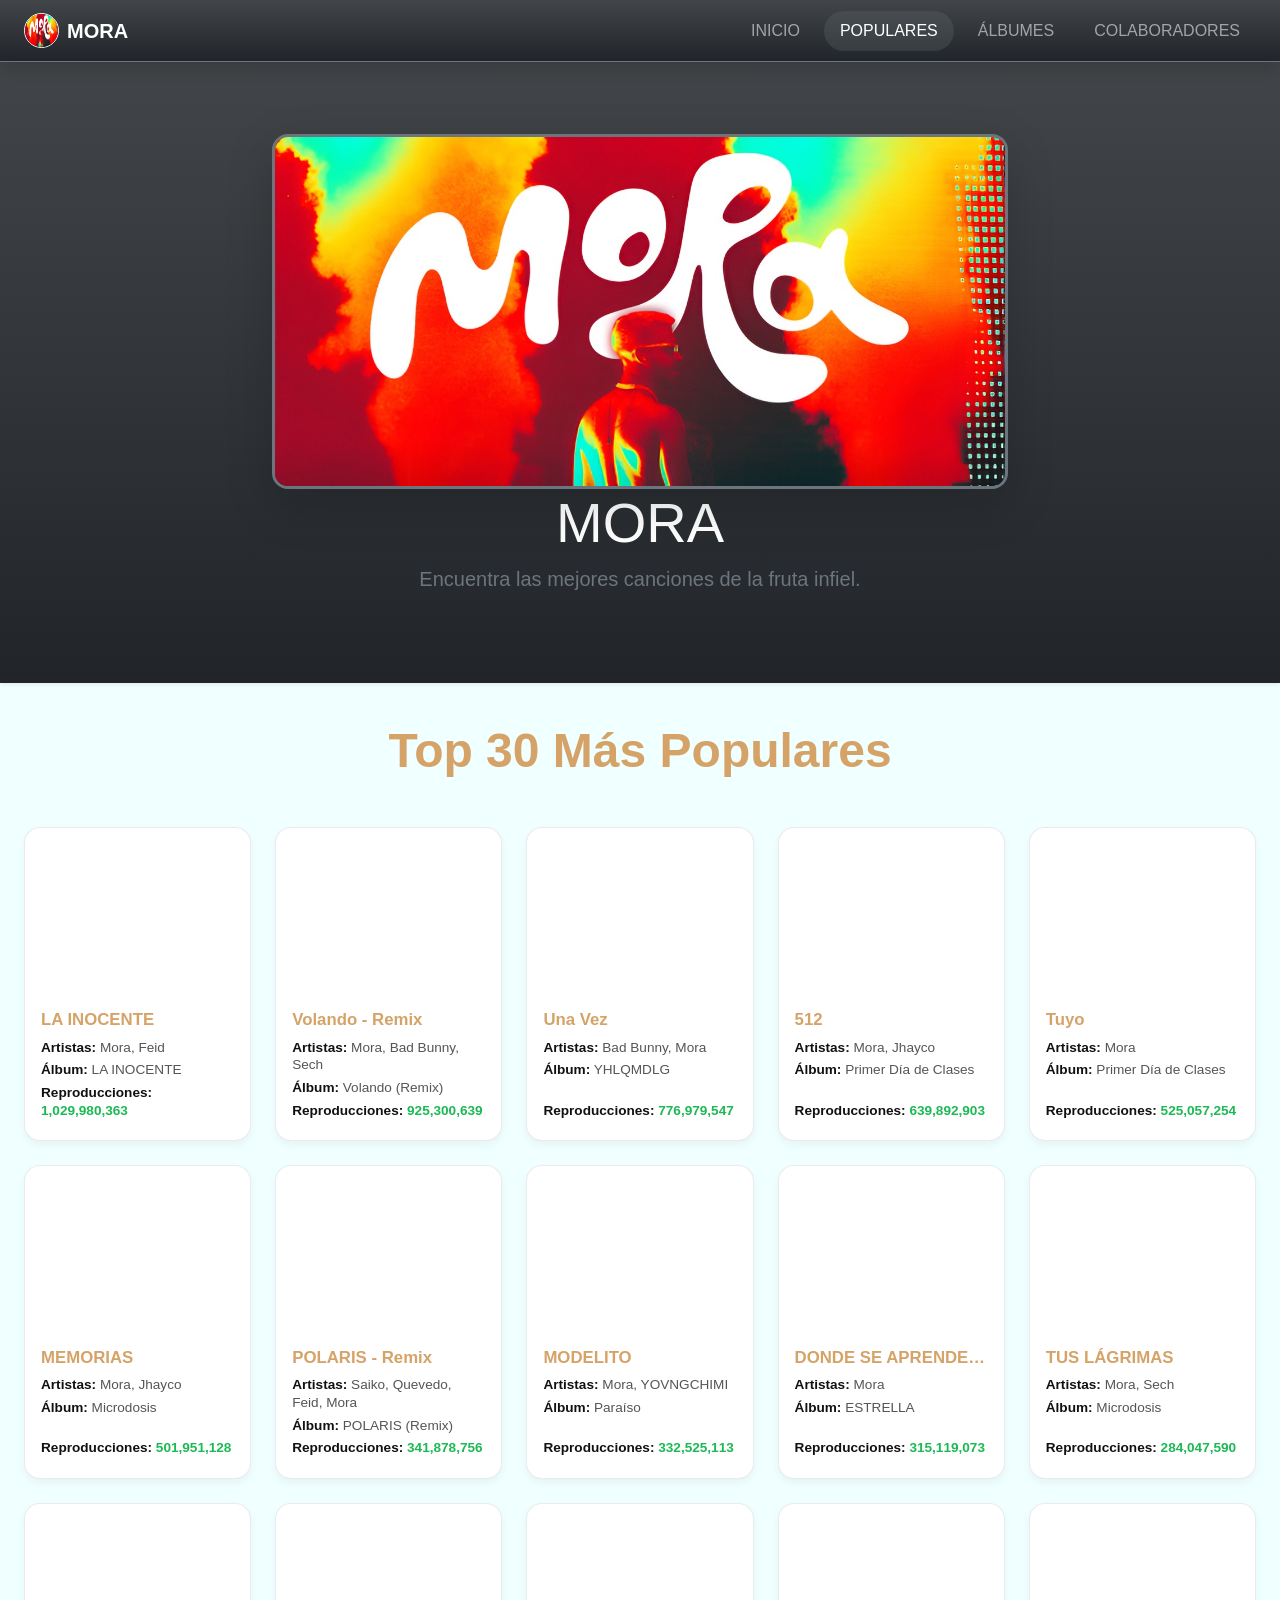
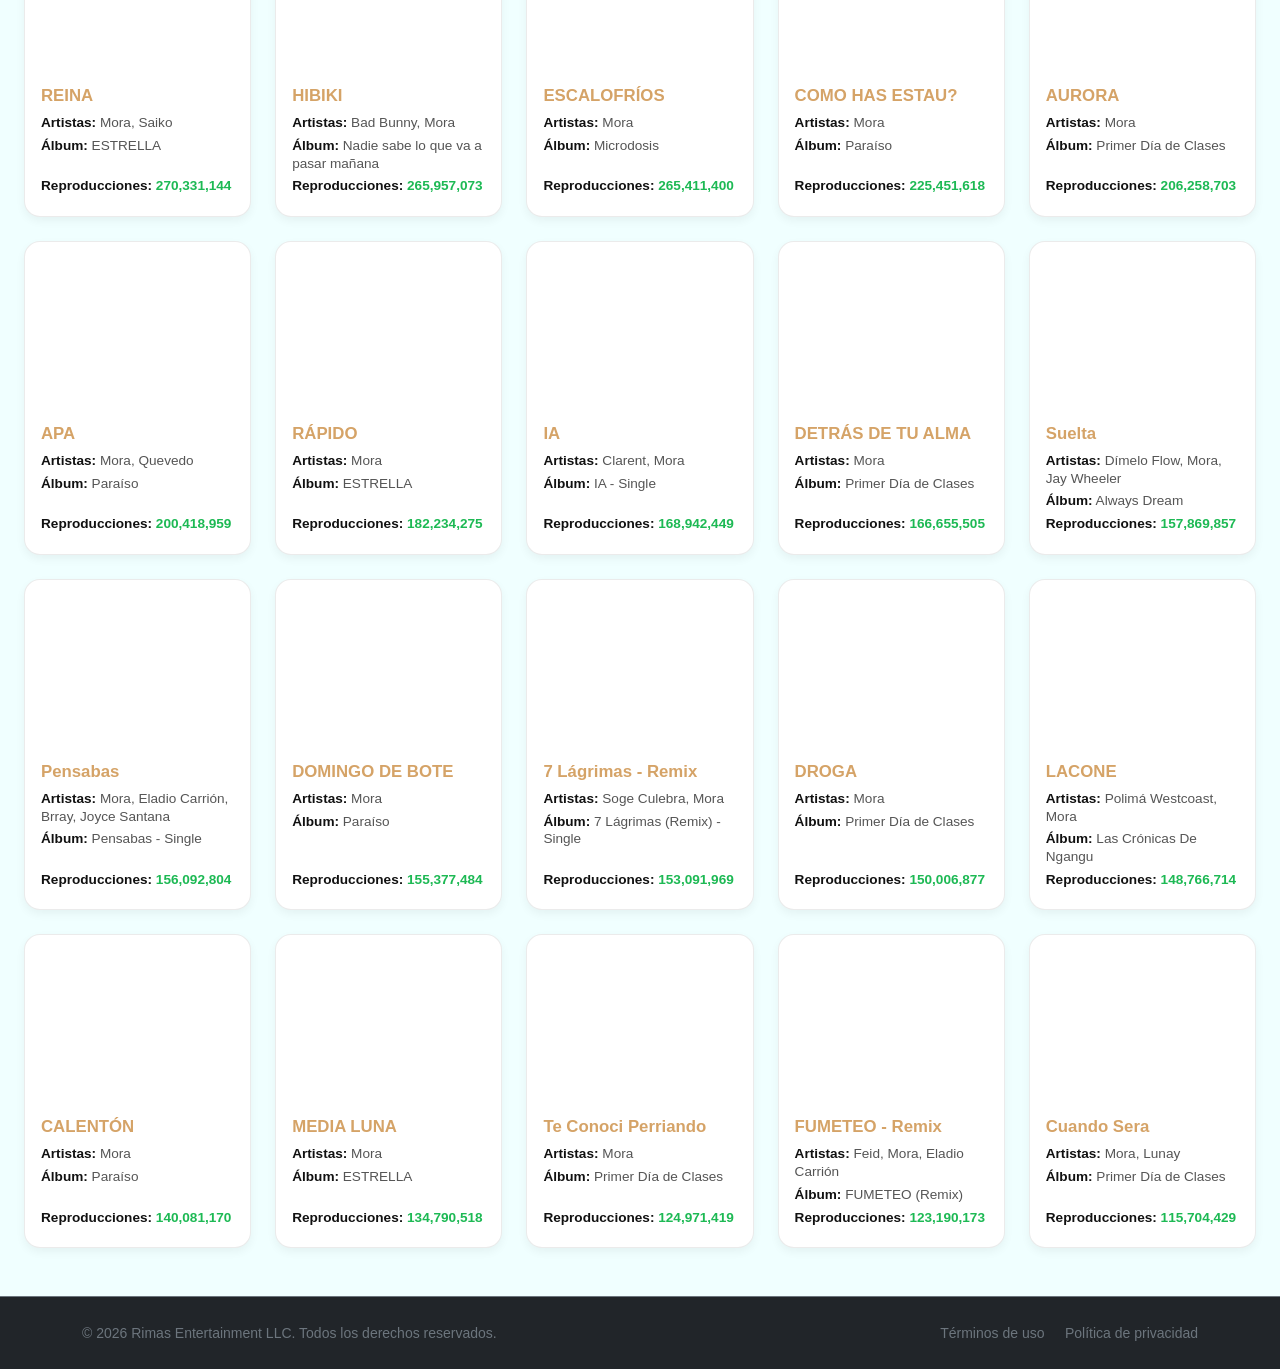
<file: index_pop.html>
<!DOCTYPE html>
<html lang="es">
<head>
    <meta charset="UTF-8">
    <meta name="viewport" content="width=device-width, initial-scale=1.0">
    <title>MoraWeb</title>
    <link href="https://cdn.jsdelivr.net/npm/bootstrap@5.3.8/dist/css/bootstrap.min.css" rel="stylesheet" integrity="sha384-sRIl4kxILFvY47J16cr9ZwB07vP4J8+LH7qKQnuqkuIAvNWLzeN8tE5YBujZqJLB" crossorigin="anonymous">
    <script src="https://cdn.jsdelivr.net/npm/bootstrap@5.3.8/dist/js/bootstrap.bundle.min.js" integrity="sha384-FKyoEForCGlyvwx9Hj09JcYn3nv7wiPVlz7YYwJrWVcXK/BmnVDxM+D2scQbITxI" crossorigin="anonymous" defer></script>
    <link rel="stylesheet" href="CSS/styles.css">
</head>
<body>
<header class="header sticky-top">
  <nav class="navbar navbar-expand-md navbar-dark bg-dark bg-gradient border-bottom border-secondary shadow">
    <div class="container-fluid px-4"> 
      <a class="navbar-brand d-flex align-items-center fw-bold" href="#">
        <img src="img/Mora_logo.png" alt="Logo" class="logo-nav me-2 rounded-circle border border-light">
        <span class="text-uppercase tracking-wider">Mora</span>
      </a>
      <button class="navbar-toggler border-0" type="button" data-bs-toggle="collapse" data-bs-target="#navbarNav" aria-controls="navbarNav" aria-expanded="false" aria-label="Menú de navegación">
        <span class="navbar-toggler-icon"></span>
      </button>
      <div class="collapse navbar-collapse" id="navbarNav">
        <ul class="navbar-nav ms-auto text-end text-md-start gap-2"> 
          <li class="nav-item">
            <a class="nav-link px-3" href="index.html">INICIO</a>
          </li>
          <li class="nav-item">
            <a class="nav-link active px-3 rounded-pill bg-secondary bg-opacity-25" href="index_pop.html">POPULARES</a>
          </li>
          <li class="nav-item">
            <a class="nav-link px-3" href="index_album.html">ÁLBUMES</a>
          </li>
          <li class="nav-item">
            <a class="nav-link px-3" href="index_colab.html">COLABORADORES</a>
          </li>
        </ul>
      </div>
    </div>
  </nav>
</header>

<section class="banner bg-dark bg-gradient text-white text-center py-5 shadow-sm border-bottom border-dark position-relative">
  <div class="container py-4">
    <div class="row justify-content-center align-items-center">
      <div class="col-12 col-md-8">
        <div class="position-relative d-inline-block">
          <img class="img-fluid rounded-4 shadow-lg border border-3 border-secondary" src="img/Mora_logo.jpg" alt="logoM">
        </div>
        <h2 class="display-4 fw-black tracking-tight mb-2">MORA</h2>
        <p class="lead text-secondary fw-medium">Encuentra las mejores canciones de la fruta infiel.</p>
      </div>
    </div>
  </div>
</section>

<main class="Canciones pb-5">
  <div class="container-fluid px-4">
    <header class="text-center mb-5">
      <h1 class="display-5 fw-bold titulo-seccion">Top 30 Más Populares</h1>
    </header>

    <div class="row row-cols-1 row-cols-sm-2 row-cols-md-3 row-cols-lg-4 row-cols-xl-5 g-4">
      
      <div class="col">
        <div class="card">
          <iframe data-testid="embed-iframe" class="reproductor-spotify" src="https://open.spotify.com/embed/track/5jt25aFjW2kNoBqaEVaz5W?utm_source=generator" allowfullscreen="" allow="autoplay; clipboard-write; encrypted-media; fullscreen; picture-in-picture" loading="lazy"></iframe>
          <h2>LA INOCENTE</h2>
          <p class="artistas"><strong>Artistas:</strong> Mora, Feid</p>
          <p class="album"><strong>Álbum:</strong> LA INOCENTE</p>
          <p class="reproducciones"><strong>Reproducciones:</strong> 1,029,980,363</p>
        </div>
      </div>

      <div class="col">
        <div class="card">
          <iframe data-testid="embed-iframe" class="reproductor-spotify" src="https://open.spotify.com/embed/track/0G2zPzWqVjR68iNPmx2TBe?utm_source=generator" allowfullscreen="" allow="autoplay; clipboard-write; encrypted-media; fullscreen; picture-in-picture" loading="lazy"></iframe>
          <h2>Volando - Remix</h2>
          <p class="artistas"><strong>Artistas:</strong> Mora, Bad Bunny, Sech</p>
          <p class="album"><strong>Álbum:</strong> Volando (Remix)</p>
          <p class="reproducciones"><strong>Reproducciones:</strong> 925,300,639</p>
        </div>
      </div>

      <div class="col">
        <div class="card">
          <iframe data-testid="embed-iframe" class="reproductor-spotify" src="https://open.spotify.com/embed/track/5J7teKIJGtqVypgYI6sqXj?utm_source=generator" allowfullscreen="" allow="autoplay; clipboard-write; encrypted-media; fullscreen; picture-in-picture" loading="lazy"></iframe>
          <h2>Una Vez</h2>
          <p class="artistas"><strong>Artistas:</strong> Bad Bunny, Mora</p>
          <p class="album"><strong>Álbum:</strong> YHLQMDLG</p>
          <p class="reproducciones"><strong>Reproducciones:</strong> 776,979,547</p>
        </div>
      </div>

      <div class="col">
        <div class="card">
          <iframe data-testid="embed-iframe" class="reproductor-spotify" src="https://open.spotify.com/embed/track/5jzEwSyyymBlf1fa1o39T2?utm_source=generator" allowfullscreen="" allow="autoplay; clipboard-write; encrypted-media; fullscreen; picture-in-picture" loading="lazy"></iframe>
          <h2>512</h2>
          <p class="artistas"><strong>Artistas:</strong> Mora, Jhayco</p>
          <p class="album"><strong>Álbum:</strong> Primer Día de Clases</p>
          <p class="reproducciones"><strong>Reproducciones:</strong> 639,892,903</p>
        </div>
      </div>

      <div class="col">
        <div class="card">
          <iframe data-testid="embed-iframe" class="reproductor-spotify" src="https://open.spotify.com/embed/track/4tQofG51E0juZBBVr6pral?utm_source=generator" allowfullscreen="" allow="autoplay; clipboard-write; encrypted-media; fullscreen; picture-in-picture" loading="lazy"></iframe>
          <h2>Tuyo</h2>
          <p class="artistas"><strong>Artistas:</strong> Mora</p>
          <p class="album"><strong>Álbum:</strong> Primer Día de Clases</p>
          <p class="reproducciones"><strong>Reproducciones:</strong> 525,057,254</p>
        </div>
      </div>

      <div class="col">
        <div class="card">
          <iframe data-testid="embed-iframe" class="reproductor-spotify" src="https://open.spotify.com/embed/track/2hLXUbsOU9cDb9RFva9FYr?utm_source=generator" allowfullscreen="" allow="autoplay; clipboard-write; encrypted-media; fullscreen; picture-in-picture" loading="lazy"></iframe>
          <h2>MEMORIAS</h2>
          <p class="artistas"><strong>Artistas:</strong> Mora, Jhayco</p>
          <p class="album"><strong>Álbum:</strong> Microdosis</p>
          <p class="reproducciones"><strong>Reproducciones:</strong> 501,951,128</p>
        </div>
      </div>

      <div class="col">
        <div class="card">
          <iframe data-testid="embed-iframe" class="reproductor-spotify" src="https://open.spotify.com/embed/track/0EhuGnOS6fTc5l5UNtDEH2?utm_source=generator" allowfullscreen="" allow="autoplay; clipboard-write; encrypted-media; fullscreen; picture-in-picture" loading="lazy"></iframe>
          <h2>POLARIS - Remix</h2>
          <p class="artistas"><strong>Artistas:</strong> Saiko, Quevedo, Feid, Mora</p>
          <p class="album"><strong>Álbum:</strong> POLARIS (Remix)</p>
          <p class="reproducciones"><strong>Reproducciones:</strong> 341,878,756</p>
        </div>
      </div>

      <div class="col">
        <div class="card">
          <iframe data-testid="embed-iframe" class="reproductor-spotify" src="https://open.spotify.com/embed/track/559YUIWxUc8Mx4lsla13Ff?utm_source=generator" allowfullscreen="" allow="autoplay; clipboard-write; encrypted-media; fullscreen; picture-in-picture" loading="lazy"></iframe>
          <h2>MODELITO</h2>
          <p class="artistas"><strong>Artistas:</strong> Mora, YOVNGCHIMI</p>
          <p class="album"><strong>Álbum:</strong> Paraíso</p>
          <p class="reproducciones"><strong>Reproducciones:</strong> 332,525,113</p>
        </div>
      </div>

      <div class="col">
        <div class="card">
          <iframe data-testid="embed-iframe" class="reproductor-spotify" src="https://open.spotify.com/embed/track/0sfk352FO8bJUjWjIsyzSR?utm_source=generator" allowfullscreen="" allow="autoplay; clipboard-write; encrypted-media; fullscreen; picture-in-picture" loading="lazy"></iframe>
          <h2>DONDE SE APRENDE A QUERER?</h2>
          <p class="artistas"><strong>Artistas:</strong> Mora</p>
          <p class="album"><strong>Álbum:</strong> ESTRELLA</p>
          <p class="reproducciones"><strong>Reproducciones:</strong> 315,119,073</p>
        </div>
      </div>

      <div class="col">
        <div class="card">
          <iframe data-testid="embed-iframe" class="reproductor-spotify" src="https://open.spotify.com/embed/track/30W8VKHrAZmHzObnwAoc1u?utm_source=generator" allowfullscreen="" allow="autoplay; clipboard-write; encrypted-media; fullscreen; picture-in-picture" loading="lazy"></iframe>
          <h2>TUS LÁGRIMAS</h2>
          <p class="artistas"><strong>Artistas:</strong> Mora, Sech</p>
          <p class="album"><strong>Álbum:</strong> Microdosis</p>
          <p class="reproducciones"><strong>Reproducciones:</strong> 284,047,590</p>
        </div>
      </div>

      <div class="col">
        <div class="card">
          <iframe data-testid="embed-iframe" class="reproductor-spotify" src="https://open.spotify.com/embed/track/0QRHOAeU8JRaVVn3UoZBih?utm_source=generator" allowfullscreen="" allow="autoplay; clipboard-write; encrypted-media; fullscreen; picture-in-picture" loading="lazy"></iframe>
          <h2>REINA</h2>
          <p class="artistas"><strong>Artistas:</strong> Mora, Saiko</p>
          <p class="album"><strong>Álbum:</strong> ESTRELLA</p>
          <p class="reproducciones"><strong>Reproducciones:</strong> 270,331,144</p>
        </div>
      </div>

      <div class="col">
        <div class="card">
          <iframe data-testid="embed-iframe" class="reproductor-spotify" src="https://open.spotify.com/embed/track/4qSEvFGCpde73gqIuq3sho?utm_source=generator" allowfullscreen="" allow="autoplay; clipboard-write; encrypted-media; fullscreen; picture-in-picture" loading="lazy"></iframe>
          <h2>HIBIKI</h2>
          <p class="artistas"><strong>Artistas:</strong> Bad Bunny, Mora</p>
          <p class="album"><strong>Álbum:</strong> Nadie sabe lo que va a pasar mañana</p>
          <p class="reproducciones"><strong>Reproducciones:</strong> 265,957,073</p>
        </div>
      </div>

      <div class="col">
        <div class="card">
          <iframe data-testid="embed-iframe" class="reproductor-spotify" src="https://open.spotify.com/embed/track/5CVMsPYtSJ3l7UxYiI2lt7?utm_source=generator" allowfullscreen="" allow="autoplay; clipboard-write; encrypted-media; fullscreen; picture-in-picture" loading="lazy"></iframe>
          <h2>ESCALOFRÍOS</h2>
          <p class="artistas"><strong>Artistas:</strong> Mora</p>
          <p class="album"><strong>Álbum:</strong> Microdosis</p>
          <p class="reproducciones"><strong>Reproducciones:</strong> 265,411,400</p>
        </div>
      </div>

      <div class="col">
        <div class="card">
          <iframe data-testid="embed-iframe" class="reproductor-spotify" src="https://open.spotify.com/embed/track/5S7FewmYYyLNdMOfeEcB6P?utm_source=generator" allowfullscreen="" allow="autoplay; clipboard-write; encrypted-media; fullscreen; picture-in-picture" loading="lazy"></iframe>
          <h2>COMO HAS ESTAU?</h2>
          <p class="artistas"><strong>Artistas:</strong> Mora</p>
          <p class="album"><strong>Álbum:</strong> Paraíso</p>
          <p class="reproducciones"><strong>Reproducciones:</strong> 225,451,618</p>
        </div>
      </div>

      <div class="col">
        <div class="card">
          <iframe data-testid="embed-iframe" class="reproductor-spotify" src="https://open.spotify.com/embed/track/4UHXMDRuuL07rnFEmSgBEG?utm_source=generator" allowfullscreen="" allow="autoplay; clipboard-write; encrypted-media; fullscreen; picture-in-picture" loading="lazy"></iframe>
          <h2>AURORA</h2>
          <p class="artistas"><strong>Artistas:</strong> Mora</p>
          <p class="album"><strong>Álbum:</strong> Primer Día de Clases</p>
          <p class="reproducciones"><strong>Reproducciones:</strong> 206,258,703</p>
        </div>
      </div>

      <div class="col">
        <div class="card">
          <iframe data-testid="embed-iframe" class="reproductor-spotify" src="https://open.spotify.com/embed/track/3vKYvbzB7801a5qd47pxkm?utm_source=generator" allowfullscreen="" allow="autoplay; clipboard-write; encrypted-media; fullscreen; picture-in-picture" loading="lazy"></iframe>
          <h2>APA</h2>
          <p class="artistas"><strong>Artistas:</strong> Mora, Quevedo</p>
          <p class="album"><strong>Álbum:</strong> Paraíso</p>
          <p class="reproducciones"><strong>Reproducciones:</strong> 200,418,959</p>
        </div>
      </div>

      <div class="col">
        <div class="card">
          <iframe data-testid="embed-iframe" class="reproductor-spotify" src="https://open.spotify.com/embed/track/6peVAUzSxDlTigQw5T99O5?utm_source=generator" allowfullscreen="" allow="autoplay; clipboard-write; encrypted-media; fullscreen; picture-in-picture" loading="lazy"></iframe>
          <h2>RÁPIDO</h2>
          <p class="artistas"><strong>Artistas:</strong> Mora</p>
          <p class="album"><strong>Álbum:</strong> ESTRELLA</p>
          <p class="reproducciones"><strong>Reproducciones:</strong> 182,234,275</p>
        </div>
      </div>

      <div class="col">
        <div class="card">
          <iframe data-testid="embed-iframe" class="reproductor-spotify" src="https://open.spotify.com/embed/track/7lcbpfihslisNObKdHjyLo?utm_source=generator" allowfullscreen="" allow="autoplay; clipboard-write; encrypted-media; fullscreen; picture-in-picture" loading="lazy"></iframe>
          <h2>IA</h2>
          <p class="artistas"><strong>Artistas:</strong> Clarent, Mora</p>
          <p class="album"><strong>Álbum:</strong> IA - Single</p>
          <p class="reproducciones"><strong>Reproducciones:</strong> 168,942,449</p>
        </div>
      </div>

      <div class="col">
        <div class="card">
          <iframe data-testid="embed-iframe" class="reproductor-spotify" src="https://open.spotify.com/embed/track/2BvPMS2XWfnCpHHvWeOyeC?utm_source=generator" allowfullscreen="" allow="autoplay; clipboard-write; encrypted-media; fullscreen; picture-in-picture" loading="lazy"></iframe>
          <h2>DETRÁS DE TU ALMA</h2>
          <p class="artistas"><strong>Artistas:</strong> Mora</p>
          <p class="album"><strong>Álbum:</strong> Primer Día de Clases</p>
          <p class="reproducciones"><strong>Reproducciones:</strong> 166,655,505</p>
        </div>
      </div>

      <div class="col">
        <div class="card">
          <iframe data-testid="embed-iframe" class="reproductor-spotify" src="https://open.spotify.com/embed/track/5LitdykQszEnuzIrtGhwPs?utm_source=generator" allowfullscreen="" allow="autoplay; clipboard-write; encrypted-media; fullscreen; picture-in-picture" loading="lazy"></iframe>
          <h2>Suelta</h2>
          <p class="artistas"><strong>Artistas:</strong> Dímelo Flow, Mora, Jay Wheeler</p>
          <p class="album"><strong>Álbum:</strong> Always Dream</p>
          <p class="reproducciones"><strong>Reproducciones:</strong> 157,869,857</p>
        </div>
      </div>

      <div class="col">
        <div class="card">
          <iframe data-testid="embed-iframe" class="reproductor-spotify" src="https://open.spotify.com/embed/track/6VpnpePeNlOmzUR3r5Ydrk?utm_source=generator" allowfullscreen="" allow="autoplay; clipboard-write; encrypted-media; fullscreen; picture-in-picture" loading="lazy"></iframe>
          <h2>Pensabas</h2>
          <p class="artistas"><strong>Artistas:</strong> Mora, Eladio Carrión, Brray, Joyce Santana</p>
          <p class="album"><strong>Álbum:</strong> Pensabas - Single</p>
          <p class="reproducciones"><strong>Reproducciones:</strong> 156,092,804</p>
        </div>
      </div>

      <div class="col">
        <div class="card">
          <iframe data-testid="embed-iframe" class="reproductor-spotify" src="https://open.spotify.com/embed/track/0rvbMTIWwMZaMC9UnubDPb?utm_source=generator" allowfullscreen="" allow="autoplay; clipboard-write; encrypted-media; fullscreen; picture-in-picture" loading="lazy"></iframe>
          <h2>DOMINGO DE BOTE</h2>
          <p class="artistas"><strong>Artistas:</strong> Mora</p>
          <p class="album"><strong>Álbum:</strong> Paraíso</p>
          <p class="reproducciones"><strong>Reproducciones:</strong> 155,377,484</p>
        </div>
      </div>

      <div class="col">
        <div class="card">
          <iframe data-testid="embed-iframe" class="reproductor-spotify" src="https://open.spotify.com/embed/track/3wlX0yg6NRMDPwOvdPmuLn?utm_source=generator" allowfullscreen="" allow="autoplay; clipboard-write; encrypted-media; fullscreen; picture-in-picture" loading="lazy"></iframe>
          <h2>7 Lágrimas - Remix</h2>
          <p class="artistas"><strong>Artistas:</strong> Soge Culebra, Mora</p>
          <p class="album"><strong>Álbum:</strong> 7 Lágrimas (Remix) - Single</p>
          <p class="reproducciones"><strong>Reproducciones:</strong> 153,091,969</p>
        </div>
      </div>

      <div class="col">
        <div class="card">
          <iframe data-testid="embed-iframe" class="reproductor-spotify" src="https://open.spotify.com/embed/track/18D0Za12EKUYklBQaJlaDP?utm_source=generator" allowfullscreen="" allow="autoplay; clipboard-write; encrypted-media; fullscreen; picture-in-picture" loading="lazy"></iframe>
          <h2>DROGA</h2>
          <p class="artistas"><strong>Artistas:</strong> Mora</p>
          <p class="album"><strong>Álbum:</strong> Primer Día de Clases</p>
          <p class="reproducciones"><strong>Reproducciones:</strong> 150,006,877</p>
        </div>
      </div>

      <div class="col">
        <div class="card">
          <iframe data-testid="embed-iframe" class="reproductor-spotify" src="https://open.spotify.com/embed/track/4Rjq1TZbF0bDstOs6SiI6J?utm_source=generator" allowfullscreen="" allow="autoplay; clipboard-write; encrypted-media; fullscreen; picture-in-picture" loading="lazy"></iframe>
          <h2>LACONE</h2>
          <p class="artistas"><strong>Artistas:</strong> Polimá Westcoast, Mora</p>
          <p class="album"><strong>Álbum:</strong> Las Crónicas De Ngangu</p>
          <p class="reproducciones"><strong>Reproducciones:</strong> 148,766,714</p>
        </div>
      </div>

      <div class="col">
        <div class="card">
          <iframe data-testid="embed-iframe" class="reproductor-spotify" src="https://open.spotify.com/embed/track/3l9YiADzNmEvBfZVPEF49F?utm_source=generator" allowfullscreen="" allow="autoplay; clipboard-write; encrypted-media; fullscreen; picture-in-picture" loading="lazy"></iframe>
          <h2>CALENTÓN</h2>
          <p class="artistas"><strong>Artistas:</strong> Mora</p>
          <p class="album"><strong>Álbum:</strong> Paraíso</p>
          <p class="reproducciones"><strong>Reproducciones:</strong> 140,081,170</p>
        </div>
      </div>

      <div class="col">
        <div class="card">
          <iframe data-testid="embed-iframe" class="reproductor-spotify" src="https://open.spotify.com/embed/track/7h3mCPlHYCPuSG93s7M3Xt?utm_source=generator" allowfullscreen="" allow="autoplay; clipboard-write; encrypted-media; fullscreen; picture-in-picture" loading="lazy"></iframe>
          <h2>MEDIA LUNA</h2>
          <p class="artistas"><strong>Artistas:</strong> Mora</p>
          <p class="album"><strong>Álbum:</strong> ESTRELLA</p>
          <p class="reproducciones"><strong>Reproducciones:</strong> 134,790,518</p>
        </div>
      </div>

      <div class="col">
        <div class="card">
          <iframe data-testid="embed-iframe" class="reproductor-spotify" src="https://open.spotify.com/embed/track/68UxtmtQa5wiUa0sbpPvgd?utm_source=generator" allowfullscreen="" allow="autoplay; clipboard-write; encrypted-media; fullscreen; picture-in-picture" loading="lazy"></iframe>
          <h2>Te Conoci Perriando</h2>
          <p class="artistas"><strong>Artistas:</strong> Mora</p>
          <p class="album"><strong>Álbum:</strong> Primer Día de Clases</p>
          <p class="reproducciones"><strong>Reproducciones:</strong> 124,971,419</p>
        </div>
      </div>

      <div class="col">
        <div class="card">
          <iframe data-testid="embed-iframe" class="reproductor-spotify" src="https://open.spotify.com/embed/track/5SXG3VyqqWkzr4a3sUnupK?utm_source=generator" allowfullscreen="" allow="autoplay; clipboard-write; encrypted-media; fullscreen; picture-in-picture" loading="lazy"></iframe>
          <h2>FUMETEO - Remix</h2>
          <p class="artistas"><strong>Artistas:</strong> Feid, Mora, Eladio Carrión</p>
          <p class="album"><strong>Álbum:</strong> FUMETEO (Remix)</p>
          <p class="reproducciones"><strong>Reproducciones:</strong> 123,190,173</p>
        </div>
      </div>

      <div class="col">
        <div class="card">
          <iframe data-testid="embed-iframe" class="reproductor-spotify" src="https://open.spotify.com/embed/track/1UmZpd5navRsg2ukqCKJjc?utm_source=generator" allowfullscreen="" allow="autoplay; clipboard-write; encrypted-media; fullscreen; picture-in-picture" loading="lazy"></iframe>
          <h2>Cuando Sera</h2>
          <p class="artistas"><strong>Artistas:</strong> Mora, Lunay</p>
          <p class="album"><strong>Álbum:</strong> Primer Día de Clases</p>
          <p class="reproducciones"><strong>Reproducciones:</strong> 115,704,429</p>
        </div>
      </div>

    </div>
  </div>
</main>

<footer id="footer" class="footer bg-dark text-secondary text-center py-4 border-top border-secondary mt-auto">
  <div class="container">
    <div class="row align-items-center">
      <div class="col-md-6 text-md-start text-center mb-2 mb-md-0">
        <p class="mb-0 small">© 2026 Rimas Entertainment LLC. Todos los derechos reservados.</p>
      </div>
      <div class="col-md-6 text-md-end text-center">
        <a href="#" class="text-secondary text-decoration-none small me-3">Términos de uso</a>
        <a href="#" class="text-secondary text-decoration-none small">Política de privacidad</a>
      </div>
    </div>
  </div>
</footer>
</body>
</html>
</file>
<file: CSS/styles.css>
* {
    margin: 0;
    padding: 0;
    box-sizing: border-box;
    font-family: sans-serif;
}

html {
    overflow-y: scroll;
}

body {
    background-color: azure;
}

.banner {
    background-color: rgb(213, 163, 103);
    text-align: center;
    padding: 2%;
    color: white;
    margin-bottom: 3%;
}

:root {
    --color-1: rgb(213, 163, 103); 
}

div.card {
    background-color: #ffffff; 
    border: 1px solid rgba(0, 0, 0, 0.08);
    border-radius: 16px;
    padding: 16px;
    height: 100%;
    display: flex;
    flex-direction: column;
    transition: transform 0.3s cubic-bezier(0.25, 0.8, 0.25, 1), 
                box-shadow 0.3s cubic-bezier(0.25, 0.8, 0.25, 1), 
                border-color 0.3s ease;
    box-shadow: 0 4px 10px rgba(0, 0, 0, 0.05);
}

div.card:hover {
    transform: translateY(-8px);
    border-color: var(--color-1);
    box-shadow: 0 14px 28px rgba(213, 163, 103, 0.35);
}

div.card h2 {
    font-size: 1.05rem;
    font-weight: 700;
    margin-top: 14px;
    margin-bottom: 8px;
    color: var(--color-1);
    white-space: nowrap;
    overflow: hidden;
    text-overflow: ellipsis;
}

div.card p {
    font-size: 0.85rem;
    margin-bottom: 5px;
    color: #555555;
    line-height: 1.3;
}

div.card p strong {
    color: #111111;
}

div.card p.reproducciones {
    color: #1db954; 
    font-weight: 700;
    margin-top: auto;
}

.reproducciones {
    color: #1db954; 
    font-weight: 700;
    margin-top: auto;
}

.titulo-seccion {
    color: var(--color-1);
}

.tarjeta-interactiva {
    cursor: pointer;
    background-color: #f8f9fa !important;
}

.img-album-portada {
    height: 180px;
    object-fit: cover;
}

.img-colab-perfil {
    height: 140px;
    object-fit: cover;
}

.reproductor-spotify {
    width: 100%;
    height: 152px;
    border: 0;
    border-radius: 12px;
}

.logo-nav {
    width: 35px;
    height: 35px;
}
</file>
